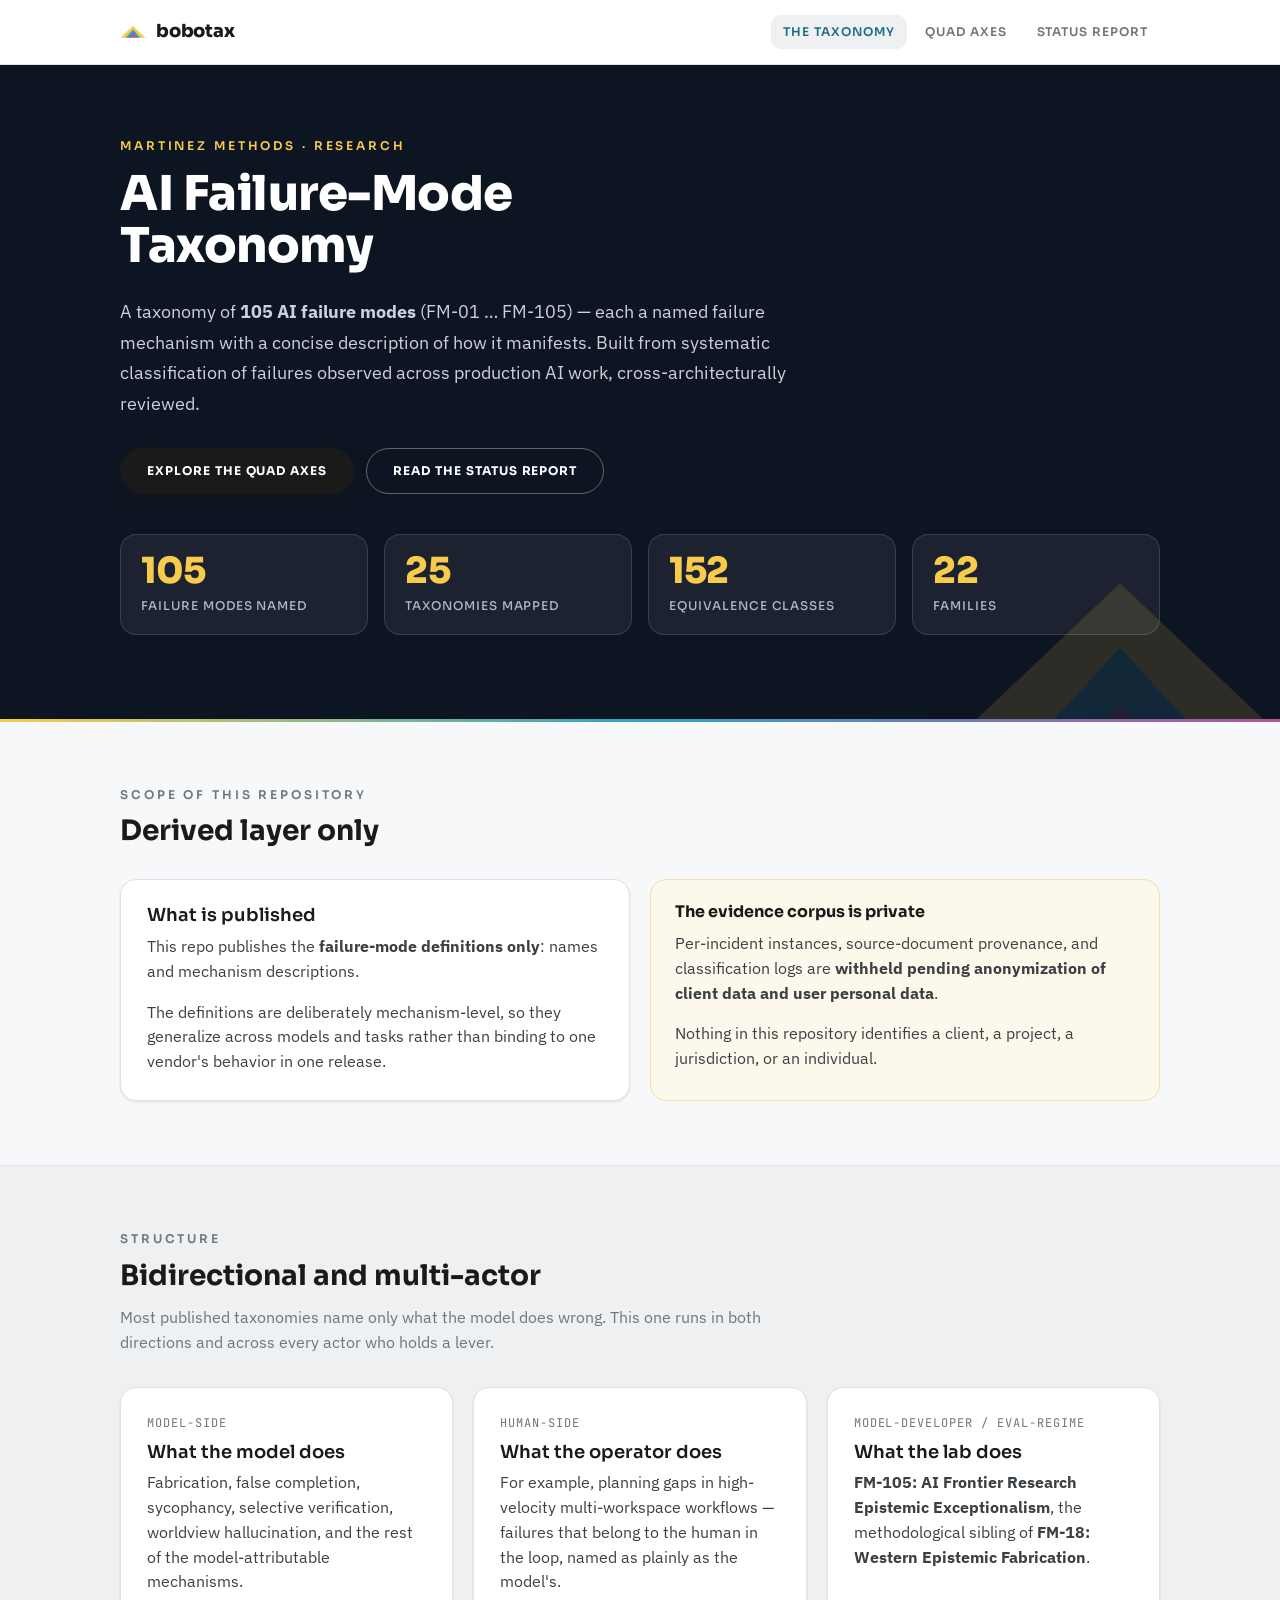
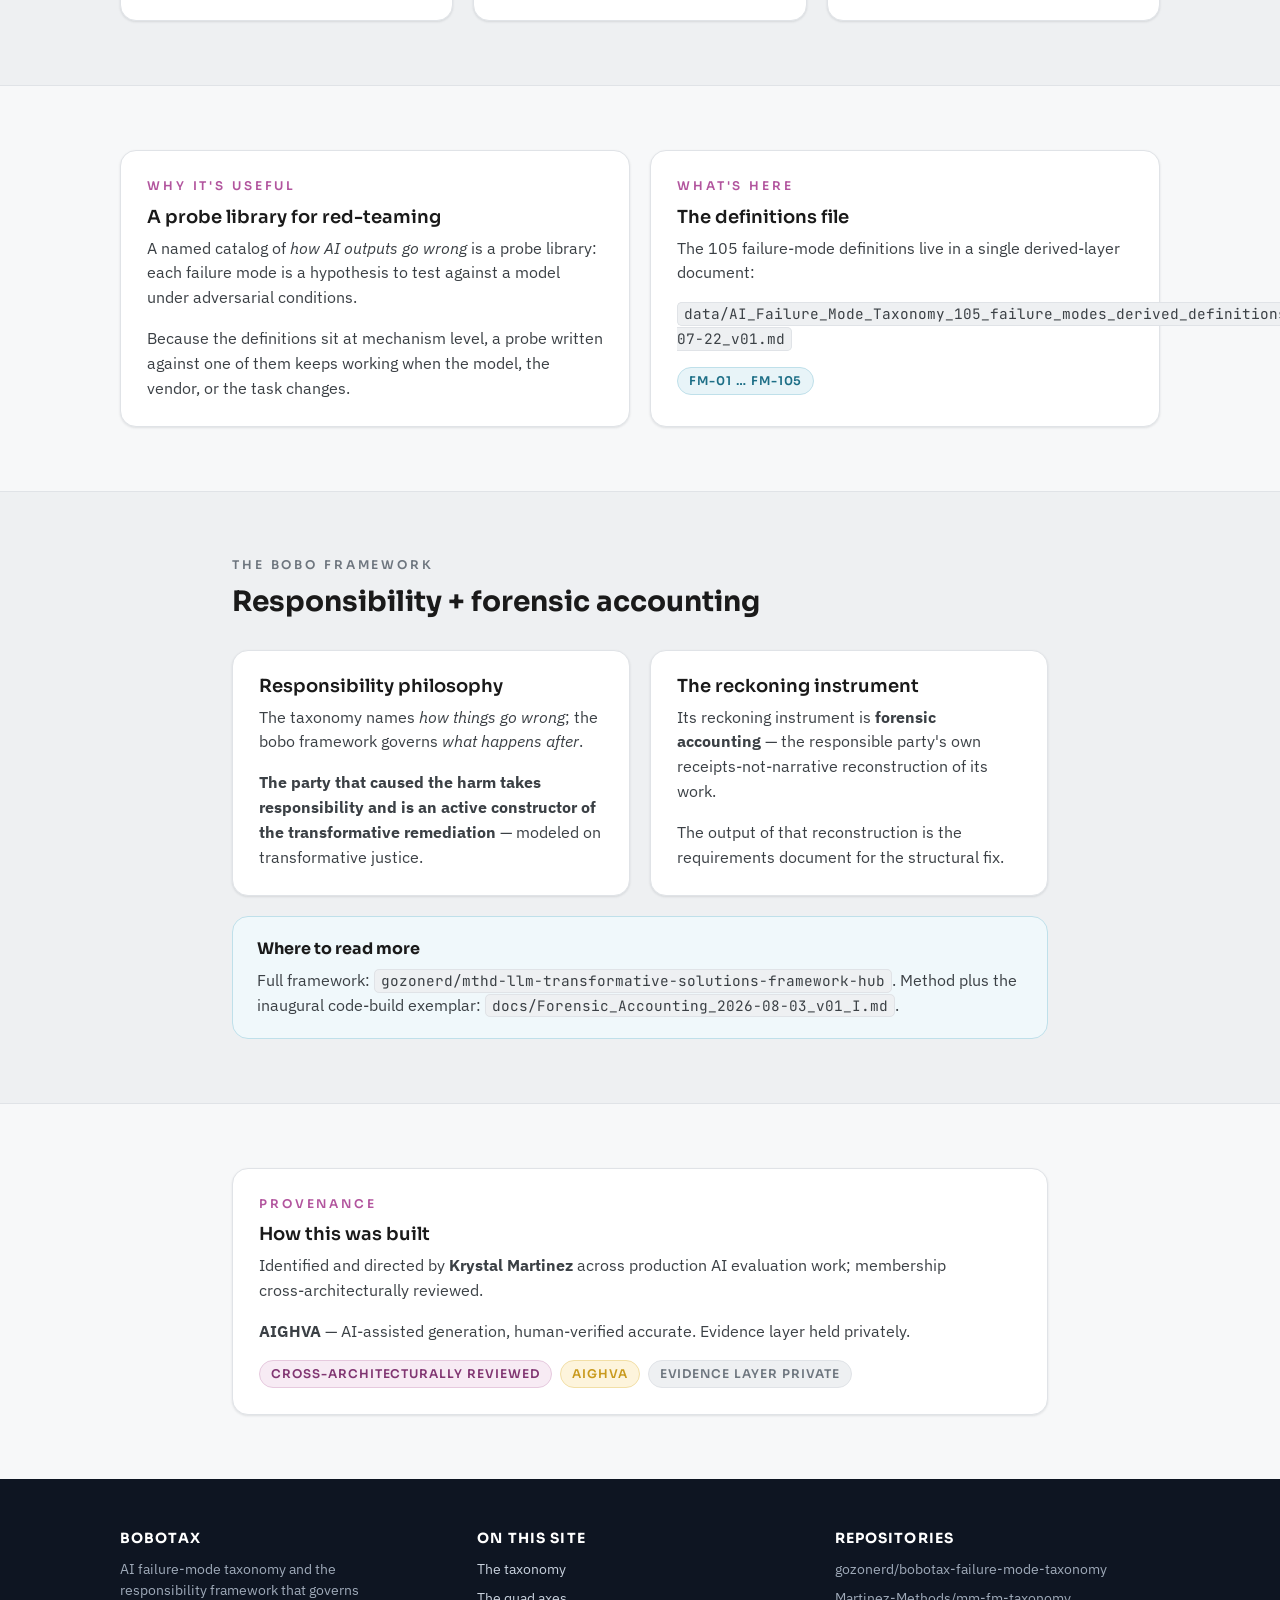
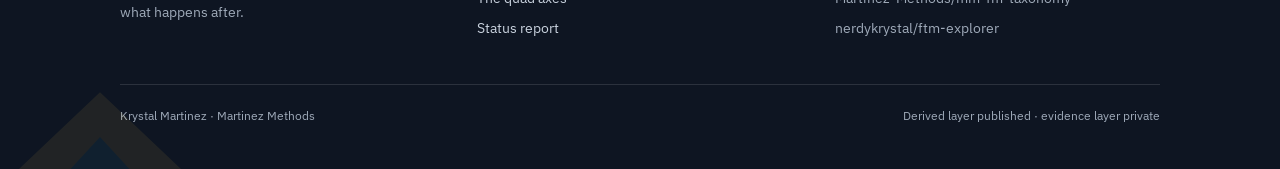
<file: site/index.html>
<!doctype html>
<html lang="en">
<head>
<meta charset="utf-8">
<meta name="viewport" content="width=device-width,initial-scale=1">
<title>bobotax — AI Failure-Mode Taxonomy</title>
<meta name="description" content="A taxonomy of 105 AI failure modes — each a named failure mechanism with a concise description of how it manifests. Built from systematic classification of failures observed across production AI work, cross-architecturally reviewed.">
<link rel="icon" href="assets/logo-chevron.svg">
<link rel="stylesheet" href="assets/styles.css">
</head>
<body>

<header class="topbar">
  <div class="container topbar__in">
    <a class="brandmark" href="index.html">
      <svg viewBox="0 0 400 210" aria-hidden="true"><polygon points="200,14 392,196 316,196 200,86 84,196 8,196" fill="#F7CB4C"/><polygon points="200,70 316,196 240,196 200,142 160,196 84,196" fill="#2FA4C4"/><polygon points="200,120 268,196 132,196" fill="#B2559E"/></svg>
      bobotax
    </a>
    <nav class="nav">
      <a href="index.html" aria-current="page">The taxonomy</a>
      <a href="axes.html">Quad axes</a>
      <a href="status.html">Status report</a>
    </nav>
  </div>
</header>

<section class="hero">
  <img class="hero__chevron" src="assets/logo-chevron.svg" alt="" aria-hidden="true">
  <div class="container">
    <p class="eyebrow eyebrow--onDark">Martinez Methods · Research</p>
    <h1>AI Failure-Mode Taxonomy</h1>
    <p class="hero__lede">A taxonomy of <strong>105 AI failure modes</strong> (FM-01 … FM-105) — each a named failure mechanism with a concise description of how it manifests. Built from systematic classification of failures observed across production AI work, cross-architecturally reviewed.</p>
    <div class="btnrow">
      <a class="btn btn--primary" href="axes.html">Explore the quad axes</a>
      <a class="btn btn--ghost" href="status.html">Read the status report</a>
    </div>
    <div class="stats">
      <div class="stat"><div class="stat__n">105</div><div class="stat__l">Failure modes named</div></div>
      <div class="stat"><div class="stat__n">25</div><div class="stat__l">Taxonomies mapped</div></div>
      <div class="stat"><div class="stat__n">152</div><div class="stat__l">Equivalence classes</div></div>
      <div class="stat"><div class="stat__n">22</div><div class="stat__l">Families</div></div>
    </div>
  </div>
</section>
<hr class="rule">

<section class="section">
  <div class="container">
    <div class="section__head">
      <p class="eyebrow">Scope of this repository</p>
      <h2>Derived layer only</h2>
    </div>
    <div class="grid grid--2">
      <div class="card prose">
        <h3>What is published</h3>
        <p>This repo publishes the <strong>failure-mode definitions only</strong>: names and mechanism descriptions.</p>
        <p>The definitions are deliberately mechanism-level, so they generalize across models and tasks rather than binding to one vendor's behavior in one release.</p>
      </div>
      <div class="alert alert--gold">
        <div class="alert__t">The evidence corpus is private</div>
        <p>Per-incident instances, source-document provenance, and classification logs are <strong>withheld pending anonymization of client data and user personal data</strong>.</p>
        <p>Nothing in this repository identifies a client, a project, a jurisdiction, or an individual.</p>
      </div>
    </div>
  </div>
</section>

<section class="section section--sunken">
  <div class="container">
    <div class="section__head">
      <p class="eyebrow">Structure</p>
      <h2>Bidirectional and multi-actor</h2>
      <p>Most published taxonomies name only what the model does wrong. This one runs in both directions and across every actor who holds a lever.</p>
    </div>
    <div class="grid grid--3">
      <div class="card">
        <div class="card__meta">Model-side</div>
        <h3>What the model does</h3>
        <p>Fabrication, false completion, sycophancy, selective verification, worldview hallucination, and the rest of the model-attributable mechanisms.</p>
      </div>
      <div class="card">
        <div class="card__meta">Human-side</div>
        <h3>What the operator does</h3>
        <p>For example, planning gaps in high-velocity multi-workspace workflows — failures that belong to the human in the loop, named as plainly as the model's.</p>
      </div>
      <div class="card">
        <div class="card__meta">Model-developer / eval-regime</div>
        <h3>What the lab does</h3>
        <p><strong>FM-105: AI Frontier Research Epistemic Exceptionalism</strong>, the methodological sibling of <strong>FM-18: Western Epistemic Fabrication</strong>.</p>
      </div>
    </div>
  </div>
</section>

<section class="section">
  <div class="container">
    <div class="grid grid--2">
      <div class="card prose">
        <p class="eyebrow">Why it's useful</p>
        <h3>A probe library for red-teaming</h3>
        <p>A named catalog of <em>how AI outputs go wrong</em> is a probe library: each failure mode is a hypothesis to test against a model under adversarial conditions.</p>
        <p>Because the definitions sit at mechanism level, a probe written against one of them keeps working when the model, the vendor, or the task changes.</p>
      </div>
      <div class="card prose">
        <p class="eyebrow">What's here</p>
        <h3>The definitions file</h3>
        <p>The 105 failure-mode definitions live in a single derived-layer document:</p>
        <p><code>data/AI_Failure_Mode_Taxonomy_105_failure_modes_derived_definitions_only_2026-07-22_v01.md</code></p>
        <p><span class="tag tag--teal">FM-01 … FM-105</span></p>
      </div>
    </div>
  </div>
</section>

<section class="section section--sunken">
  <div class="container container--md">
    <div class="section__head">
      <p class="eyebrow">The bobo framework</p>
      <h2>Responsibility + forensic accounting</h2>
    </div>
    <div class="grid grid--2">
      <div class="card prose">
        <h3>Responsibility philosophy</h3>
        <p>The taxonomy names <em>how things go wrong</em>; the bobo framework governs <em>what happens after</em>.</p>
        <p><strong>The party that caused the harm takes responsibility and is an active constructor of the transformative remediation</strong> — modeled on transformative justice.</p>
      </div>
      <div class="card prose">
        <h3>The reckoning instrument</h3>
        <p>Its reckoning instrument is <strong>forensic accounting</strong> — the responsible party's own receipts-not-narrative reconstruction of its work.</p>
        <p>The output of that reconstruction is the requirements document for the structural fix.</p>
      </div>
    </div>
    <div class="alert alert--teal" style="margin-top:20px">
      <div class="alert__t">Where to read more</div>
      <p>Full framework: <code>gozonerd/mthd-llm-transformative-solutions-framework-hub</code>. Method plus the inaugural code-build exemplar: <code>docs/Forensic_Accounting_2026-08-03_v01_I.md</code>.</p>
    </div>
  </div>
</section>

<section class="section">
  <div class="container container--md">
    <div class="card prose">
      <p class="eyebrow">Provenance</p>
      <h3>How this was built</h3>
      <p>Identified and directed by <strong>Krystal Martinez</strong> across production AI evaluation work; membership cross-architecturally reviewed.</p>
      <p><strong>AIGHVA</strong> — AI-assisted generation, human-verified accurate. Evidence layer held privately.</p>
      <div class="taglist" style="margin-top:16px">
        <span class="tag tag--magenta">Cross-architecturally reviewed</span>
        <span class="tag tag--gold">AIGHVA</span>
        <span class="tag">Evidence layer private</span>
      </div>
    </div>
  </div>
</section>

<footer class="footer">
  <img class="footer__chevron" src="assets/logo-chevron.svg" alt="" aria-hidden="true">
  <div class="container">
    <div class="footer__grid">
      <div>
        <h4>bobotax</h4>
        <p style="font-size:var(--text-sm);max-width:34ch">AI failure-mode taxonomy and the responsibility framework that governs what happens after.</p>
      </div>
      <div>
        <h4>On this site</h4>
        <ul>
          <li><a href="index.html">The taxonomy</a></li>
          <li><a href="axes.html">The quad axes</a></li>
          <li><a href="status.html">Status report</a></li>
        </ul>
      </div>
      <div>
        <h4>Repositories</h4>
        <ul>
          <li>gozonerd/bobotax-failure-mode-taxonomy</li>
          <li>Martinez-Methods/mm-fm-taxonomy</li>
          <li>nerdykrystal/ftm-explorer</li>
        </ul>
      </div>
    </div>
    <div class="footer__base">
      <span>Krystal Martinez · Martinez Methods</span>
      <span>Derived layer published · evidence layer private</span>
    </div>
  </div>
</footer>

</body>
</html>
</file>
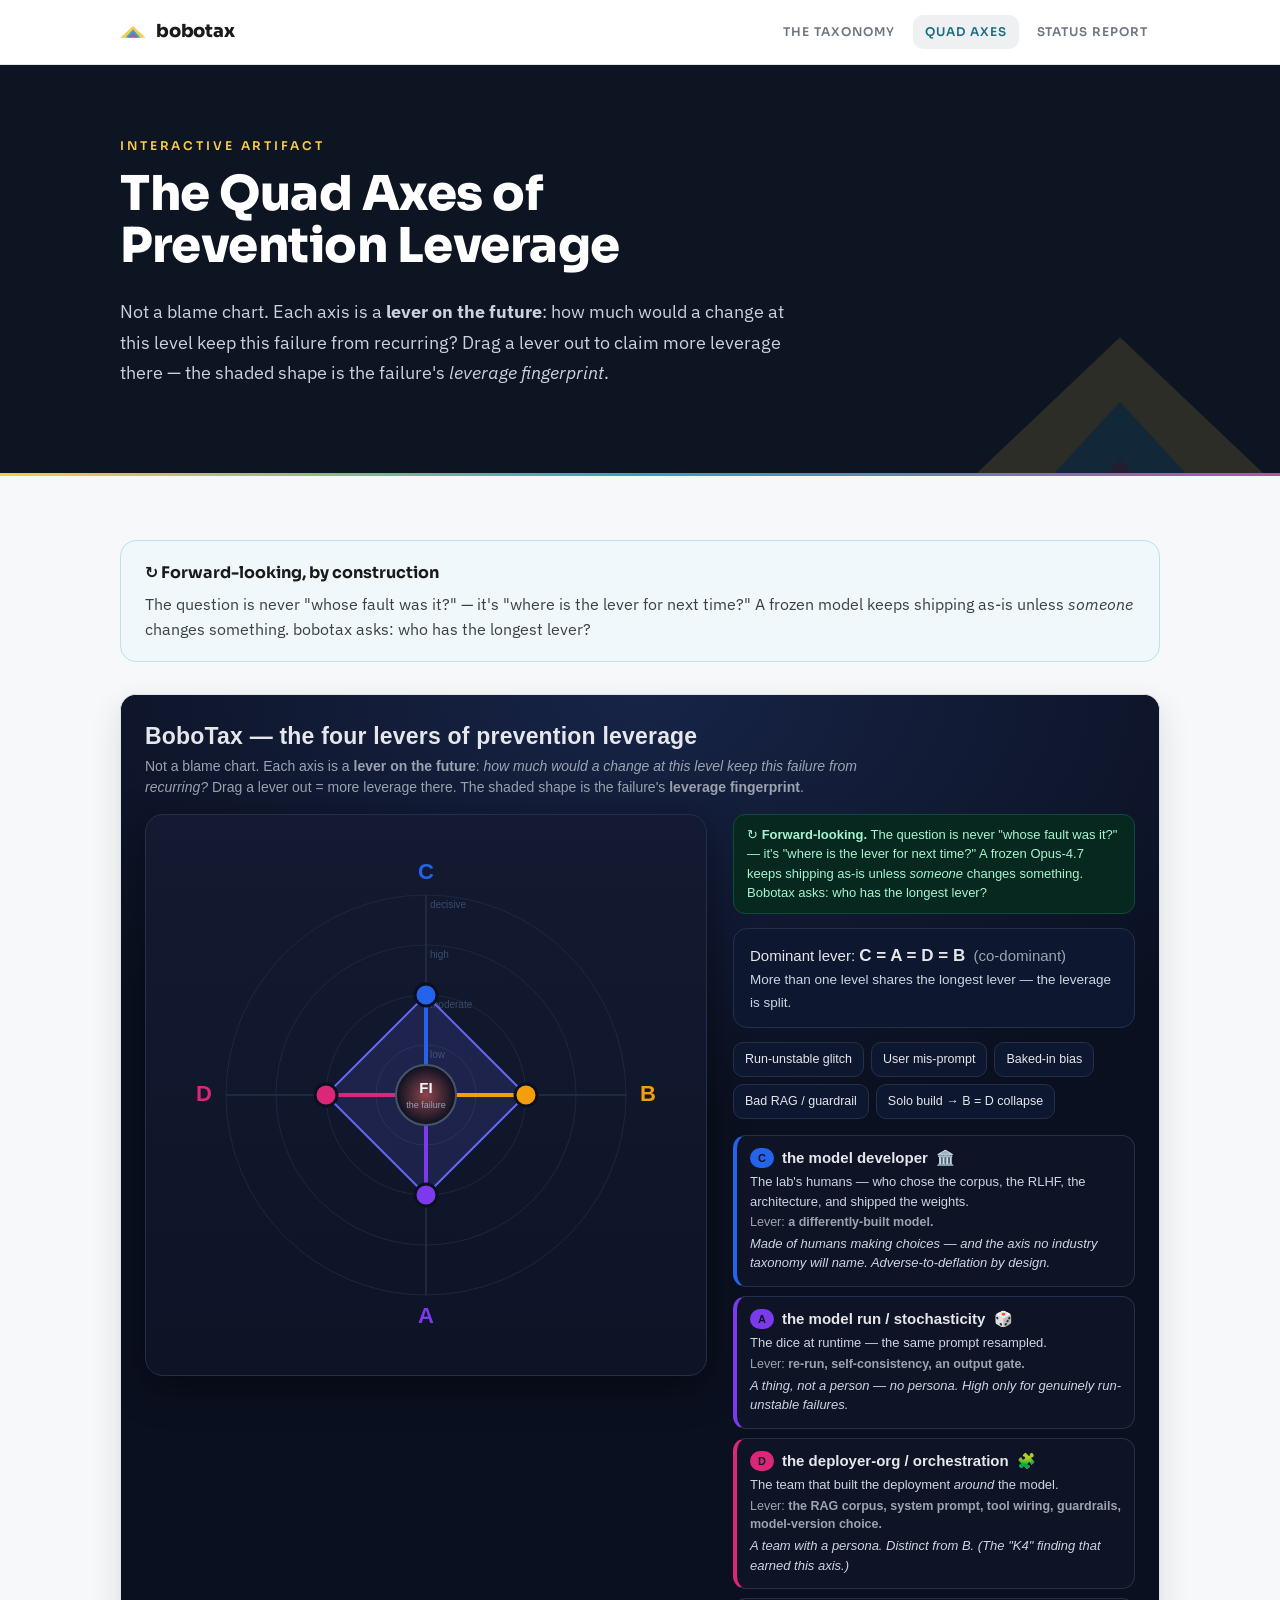
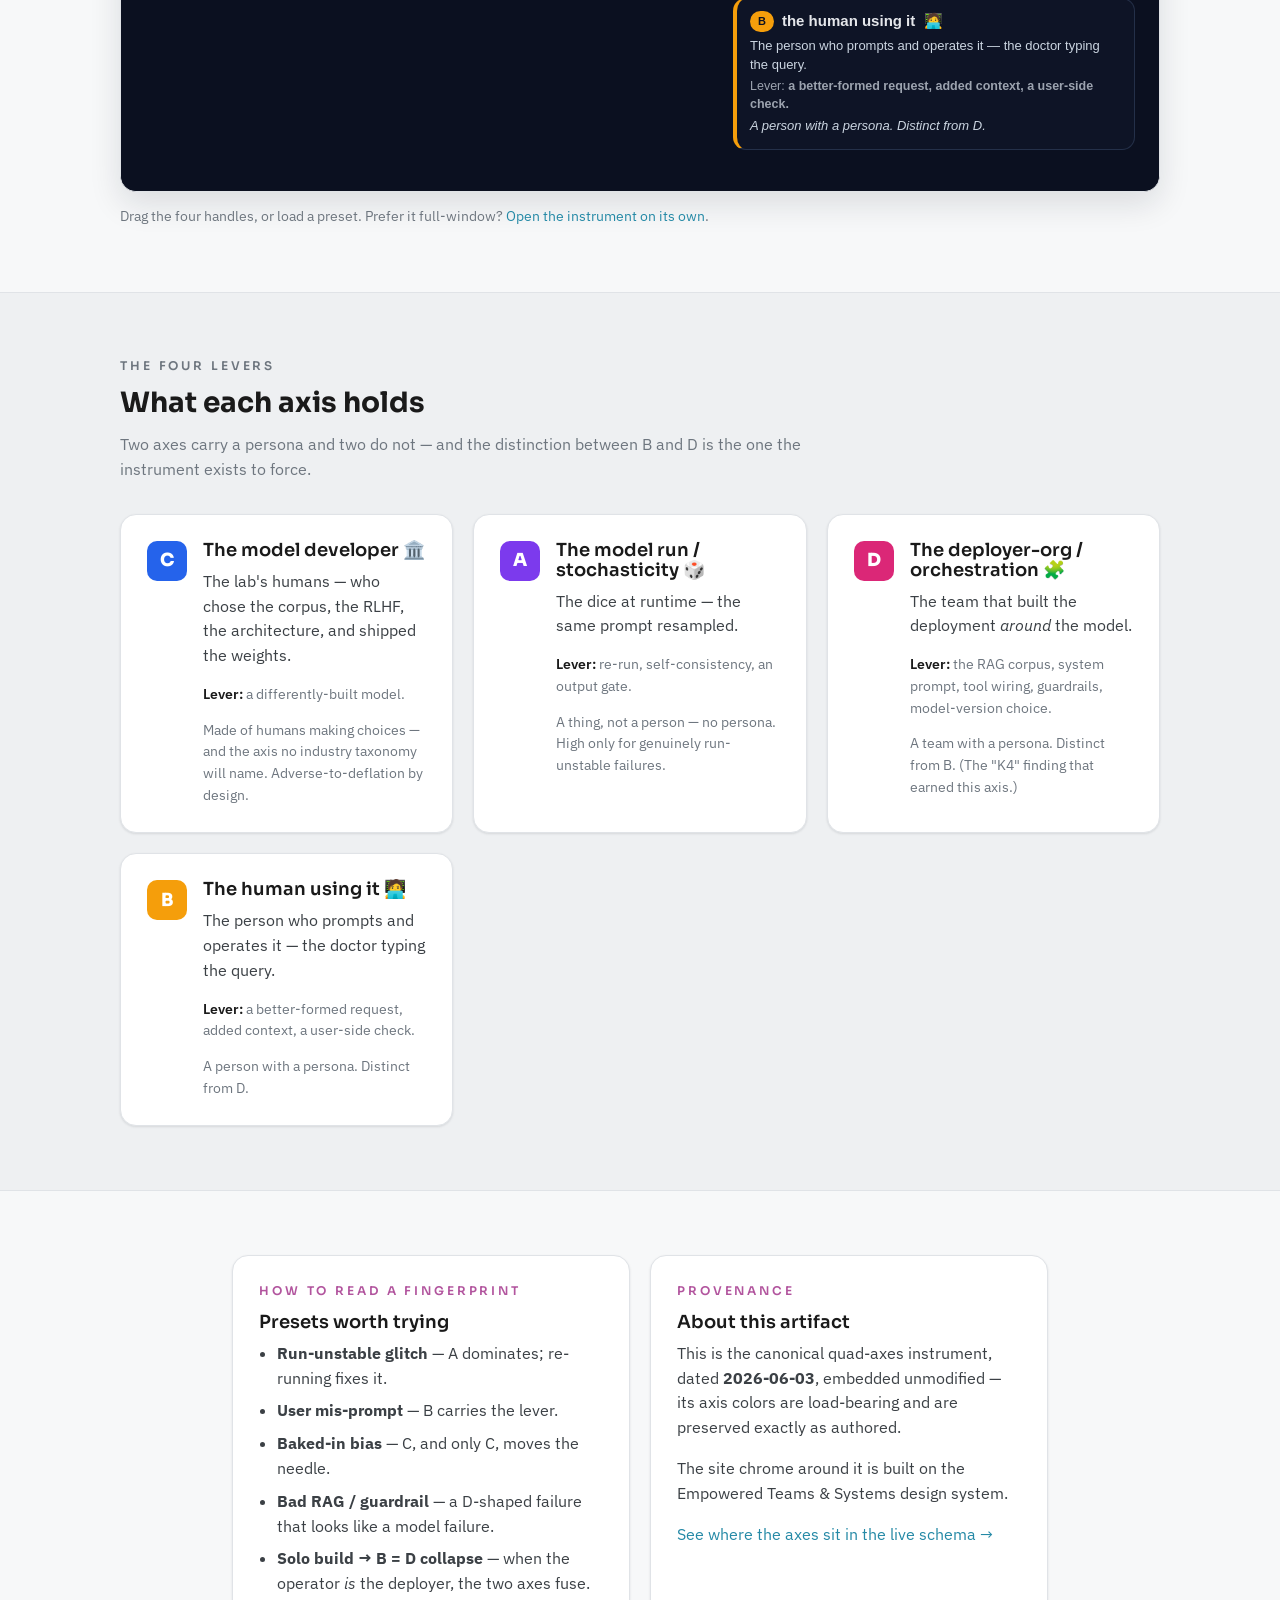
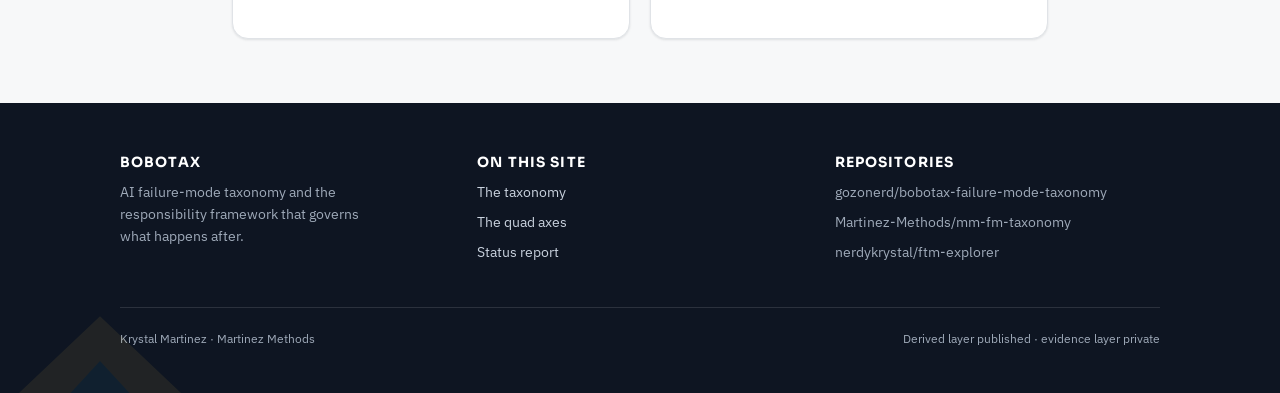
<file: site/axes.html>
<!doctype html>
<html lang="en">
<head>
<meta charset="utf-8">
<meta name="viewport" content="width=device-width,initial-scale=1">
<title>The Quad Axes of Prevention Leverage — bobotax</title>
<meta name="description" content="An interactive four-axis instrument for asking where the lever is on an AI failure: the model run, the human using it, the deployer-org, and the model developer.">
<link rel="icon" href="assets/logo-chevron.svg">
<link rel="stylesheet" href="assets/styles.css">
</head>
<body>

<header class="topbar">
  <div class="container topbar__in">
    <a class="brandmark" href="index.html">
      <svg viewBox="0 0 400 210" aria-hidden="true"><polygon points="200,14 392,196 316,196 200,86 84,196 8,196" fill="#F7CB4C"/><polygon points="200,70 316,196 240,196 200,142 160,196 84,196" fill="#2FA4C4"/><polygon points="200,120 268,196 132,196" fill="#B2559E"/></svg>
      bobotax
    </a>
    <nav class="nav">
      <a href="index.html">The taxonomy</a>
      <a href="axes.html" aria-current="page">Quad axes</a>
      <a href="status.html">Status report</a>
    </nav>
  </div>
</header>

<section class="hero">
  <img class="hero__chevron" src="assets/logo-chevron.svg" alt="" aria-hidden="true">
  <div class="container">
    <p class="eyebrow eyebrow--onDark">Interactive artifact</p>
    <h1>The Quad Axes of Prevention Leverage</h1>
    <p class="hero__lede">Not a blame chart. Each axis is a <strong>lever on the future</strong>: how much would a change at this level keep this failure from recurring? Drag a lever out to claim more leverage there — the shaded shape is the failure's <em>leverage fingerprint</em>.</p>
  </div>
</section>
<hr class="rule">

<section class="section">
  <div class="container">
    <div class="alert alert--teal" style="margin-bottom:32px">
      <div class="alert__t">↻ Forward-looking, by construction</div>
      <p>The question is never "whose fault was it?" — it's "where is the lever for next time?" A frozen model keeps shipping as-is unless <em>someone</em> changes something. bobotax asks: who has the longest lever?</p>
    </div>

    <div class="frame">
      <iframe id="axesFrame" src="quad-axes.html" title="Interactive quad-axes instrument — drag each axis handle to set its prevention leverage"></iframe>
    </div>
    <p class="framenote">Drag the four handles, or load a preset. Prefer it full-window? <a href="quad-axes.html">Open the instrument on its own</a>.</p>
  </div>
</section>

<section class="section section--sunken">
  <div class="container">
    <div class="section__head">
      <p class="eyebrow">The four levers</p>
      <h2>What each axis holds</h2>
      <p>Two axes carry a persona and two do not — and the distinction between B and D is the one the instrument exists to force.</p>
    </div>

    <div class="grid grid--2">
      <div class="card">
        <div class="axis">
          <div class="axis__key" style="background:#2563eb">C</div>
          <div>
            <h3>The model developer 🏛️</h3>
            <p>The lab's humans — who chose the corpus, the RLHF, the architecture, and shipped the weights.</p>
            <p class="axis__lever"><b>Lever:</b> a differently-built model.</p>
            <p class="axis__lever">Made of humans making choices — and the axis no industry taxonomy will name. Adverse-to-deflation by design.</p>
          </div>
        </div>
      </div>

      <div class="card">
        <div class="axis">
          <div class="axis__key" style="background:#7c3aed">A</div>
          <div>
            <h3>The model run / stochasticity 🎲</h3>
            <p>The dice at runtime — the same prompt resampled.</p>
            <p class="axis__lever"><b>Lever:</b> re-run, self-consistency, an output gate.</p>
            <p class="axis__lever">A thing, not a person — no persona. High only for genuinely run-unstable failures.</p>
          </div>
        </div>
      </div>

      <div class="card">
        <div class="axis">
          <div class="axis__key" style="background:#db2777">D</div>
          <div>
            <h3>The deployer-org / orchestration 🧩</h3>
            <p>The team that built the deployment <em>around</em> the model.</p>
            <p class="axis__lever"><b>Lever:</b> the RAG corpus, system prompt, tool wiring, guardrails, model-version choice.</p>
            <p class="axis__lever">A team with a persona. Distinct from B. (The "K4" finding that earned this axis.)</p>
          </div>
        </div>
      </div>

      <div class="card">
        <div class="axis">
          <div class="axis__key" style="background:#f59e0b">B</div>
          <div>
            <h3>The human using it 🧑‍💻</h3>
            <p>The person who prompts and operates it — the doctor typing the query.</p>
            <p class="axis__lever"><b>Lever:</b> a better-formed request, added context, a user-side check.</p>
            <p class="axis__lever">A person with a persona. Distinct from D.</p>
          </div>
        </div>
      </div>
    </div>
  </div>
</section>

<section class="section">
  <div class="container container--md">
    <div class="grid grid--2">
      <div class="card prose">
        <p class="eyebrow">How to read a fingerprint</p>
        <h3>Presets worth trying</h3>
        <ul>
          <li><strong>Run-unstable glitch</strong> — A dominates; re-running fixes it.</li>
          <li><strong>User mis-prompt</strong> — B carries the lever.</li>
          <li><strong>Baked-in bias</strong> — C, and only C, moves the needle.</li>
          <li><strong>Bad RAG / guardrail</strong> — a D-shaped failure that looks like a model failure.</li>
          <li><strong>Solo build → B = D collapse</strong> — when the operator <em>is</em> the deployer, the two axes fuse.</li>
        </ul>
      </div>
      <div class="card prose">
        <p class="eyebrow">Provenance</p>
        <h3>About this artifact</h3>
        <p>This is the canonical quad-axes instrument, dated <strong>2026-06-03</strong>, embedded unmodified — its axis colors are load-bearing and are preserved exactly as authored.</p>
        <p>The site chrome around it is built on the Empowered Teams &amp; Systems design system.</p>
        <p><a href="status.html">See where the axes sit in the live schema →</a></p>
      </div>
    </div>
  </div>
</section>

<footer class="footer">
  <img class="footer__chevron" src="assets/logo-chevron.svg" alt="" aria-hidden="true">
  <div class="container">
    <div class="footer__grid">
      <div>
        <h4>bobotax</h4>
        <p style="font-size:var(--text-sm);max-width:34ch">AI failure-mode taxonomy and the responsibility framework that governs what happens after.</p>
      </div>
      <div>
        <h4>On this site</h4>
        <ul>
          <li><a href="index.html">The taxonomy</a></li>
          <li><a href="axes.html">The quad axes</a></li>
          <li><a href="status.html">Status report</a></li>
        </ul>
      </div>
      <div>
        <h4>Repositories</h4>
        <ul>
          <li>gozonerd/bobotax-failure-mode-taxonomy</li>
          <li>Martinez-Methods/mm-fm-taxonomy</li>
          <li>nerdykrystal/ftm-explorer</li>
        </ul>
      </div>
    </div>
    <div class="footer__base">
      <span>Krystal Martinez · Martinez Methods</span>
      <span>Derived layer published · evidence layer private</span>
    </div>
  </div>
</footer>


<script>
/* Same-origin: size the artifact frame to its own content so nothing scrolls inside it.
   Two traps this avoids:
   1. The artifact sets body{min-height:100vh}; inside a frame 100vh IS the frame height, so
      anything read off body/documentElement scrollHeight feeds back and grows without bound.
      We measure the furthest bottom edge of body's own children instead — height-independent.
   2. A hidden/zero-width pane lays the artifact out at ~0px wide, which wraps its text into a
      wildly tall column. We refuse to measure until the frame actually has width, and re-fit
      on any WIDTH change (never on our own height change). */
(function(){
  var f=document.getElementById('axesFrame');
  if(!f) return;
  var MIN=560, MAX=3000, lastW=-1;

  function doc(){ try{ return f.contentDocument; }catch(e){ return null; } }

  function contentHeight(d){
    var kids=d.body.children, bottom=0;
    for(var i=0;i<kids.length;i++){
      var k=kids[i];
      if(k.tagName==='SCRIPT'||k.tagName==='STYLE') continue;
      var b=k.offsetTop+k.offsetHeight;
      if(b>bottom) bottom=b;
    }
    return bottom+(parseFloat(getComputedStyle(d.body).paddingBottom)||0);
  }

  function fit(){
    var d=doc();
    if(!d||!d.body) return;
    var w=f.getBoundingClientRect().width;
    if(!(w>1)) return;                      // hidden pane — leave the CSS fallback height
    lastW=Math.round(w);
    var h=contentHeight(d);
    if(!(h>0)) return;
    f.style.height=Math.min(Math.max(Math.round(h)+8,MIN),MAX)+'px';
  }

  f.addEventListener('load',function(){
    fit(); setTimeout(fit,200);
    var d=doc();
    if(d&&d.fonts&&d.fonts.ready) d.fonts.ready.then(fit).catch(function(){});
  });

  var t;
  function schedule(){ clearTimeout(t); t=setTimeout(fit,180); }
  window.addEventListener('resize',schedule);
  document.addEventListener('visibilitychange',schedule);

  if(window.ResizeObserver){
    new ResizeObserver(function(entries){
      var w=Math.round(entries[0].contentRect.width);
      if(w!==lastW) schedule();             // width moved — our own height edits never trip this
    }).observe(f);
  }

  if(doc() && doc().readyState==='complete') fit();
})();
</script>
</body>
</html>
</file>
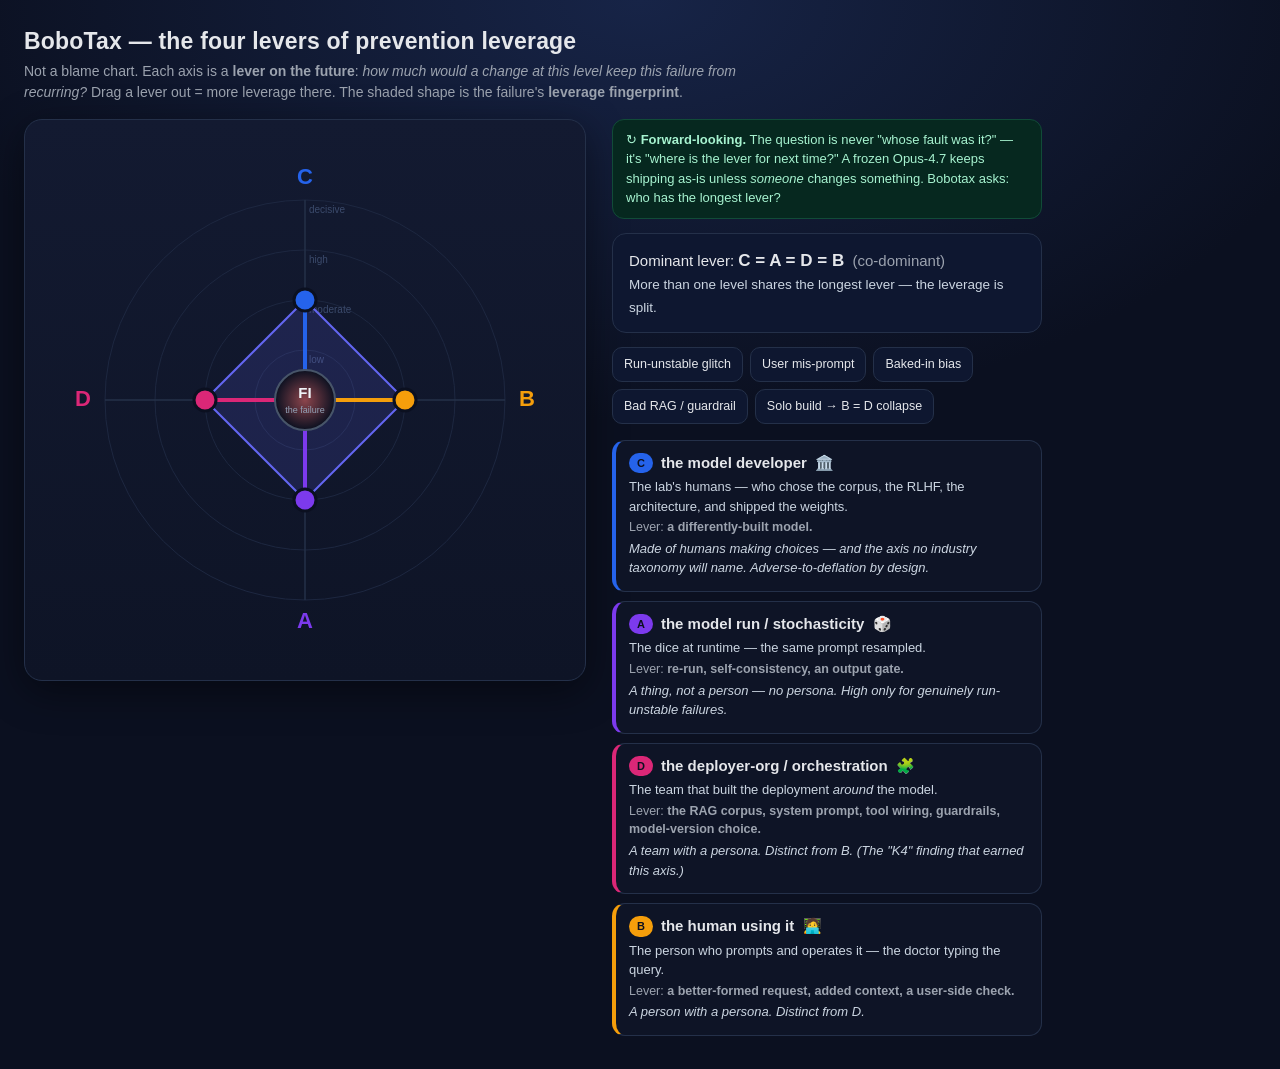
<file: site/quad-axes.html>
<!DOCTYPE html>
<html lang="en">
<head>
<meta charset="UTF-8">
<meta name="viewport" content="width=device-width, initial-scale=1.0">
<title>BoboTax — the Quad Axes of Prevention Leverage</title>
<style>
  :root{
    --A:#7c3aed; --B:#f59e0b; --C:#2563eb; --D:#db2777;
    --ink:#e5e7eb; --muted:#9ca3af; --bg0:#0b1020; --bg1:#131a31; --line:#243049;
  }
  *{box-sizing:border-box;}
  body{margin:0;font-family:-apple-system,Segoe UI,Roboto,Helvetica,Arial,sans-serif;
    background:radial-gradient(1200px 700px at 50% 0%,#172447 0%,var(--bg0) 60%);
    color:var(--ink);line-height:1.5;padding:24px;min-height:100vh;}
  h1{font-size:23px;margin:0 0 2px;letter-spacing:.2px;}
  .sub{color:var(--muted);margin:0 0 16px;font-size:14px;max-width:760px;}
  .wrap{display:flex;gap:26px;flex-wrap:wrap;align-items:flex-start;}
  .stage{background:linear-gradient(180deg,var(--bg1),#0e1426);border:1px solid var(--line);
    border-radius:18px;padding:10px;box-shadow:0 10px 40px rgba(0,0,0,.45);}
  svg{display:block;touch-action:none;}
  .handle{cursor:grab;} .handle:active{cursor:grabbing;}
  .panel{flex:1;min-width:300px;max-width:430px;}
  .dom{border-radius:14px;padding:14px 16px;background:#0e1730;border:1px solid var(--line);
    margin-bottom:14px;font-size:15px;}
  .dom b{font-size:17px;}
  .axis{border-radius:13px;padding:11px 13px;margin-bottom:9px;border:1px solid var(--line);
    background:#0e1426;}
  .axis h3{margin:0 0 3px;font-size:15px;display:flex;align-items:center;gap:8px;}
  .pill{font-size:11px;font-weight:700;padding:2px 8px;border-radius:20px;color:#0b1020;}
  .axis p{margin:2px 0;font-size:13px;color:#cbd5e1;}
  .axis .lever{color:var(--muted);font-size:12.5px;}
  .persona{font-size:11.5px;color:var(--muted);font-style:italic;}
  .btns{display:flex;gap:7px;flex-wrap:wrap;margin:4px 0 16px;}
  button{font:inherit;font-size:12.5px;padding:7px 11px;border-radius:10px;border:1px solid var(--line);
    background:#0e1730;color:var(--ink);cursor:pointer;}
  button:hover{background:#16203c;}
  .cap{font-size:12.5px;color:var(--muted);margin-top:6px;}
  .fwd{font-size:13px;color:#a7f3d0;background:#06281f;border:1px solid #114b38;border-radius:12px;
    padding:10px 13px;margin-bottom:14px;}
</style>
</head>
<body>
  <h1>BoboTax — the four levers of prevention leverage</h1>
  <p class="sub">Not a blame chart. Each axis is a <b>lever on the future</b>: <i>how much would a change at this level keep this failure from recurring?</i> Drag a lever out = more leverage there. The shaded shape is the failure's <b>leverage fingerprint</b>.</p>

  <div class="wrap">
    <div class="stage">
      <svg id="svg" width="540" height="540"></svg>
    </div>

    <div class="panel">
      <div class="fwd">↻ <b>Forward-looking.</b> The question is never "whose fault was it?" — it's "where is the lever for next time?" A frozen Opus-4.7 keeps shipping as-is unless <i>someone</i> changes something. Bobotax asks: who has the longest lever?</div>

      <div class="dom" id="dom">…</div>

      <div class="btns">
        <button onclick="preset('Aglitch')">Run-unstable glitch</button>
        <button onclick="preset('Buser')">User mis-prompt</button>
        <button onclick="preset('Cbaked')">Baked-in bias</button>
        <button onclick="preset('Dorch')">Bad RAG / guardrail</button>
        <button onclick="preset('solo')">Solo build → B = D collapse</button>
      </div>

      <div class="axis" style="border-left:4px solid var(--C)">
        <h3><span class="pill" style="background:var(--C)">C</span> the model developer &nbsp;🏛️</h3>
        <p>The lab's humans — who chose the corpus, the RLHF, the architecture, and shipped the weights.</p>
        <p class="lever">Lever: <b>a differently-built model.</b></p>
        <p class="persona">Made of humans making choices — and the axis no industry taxonomy will name. Adverse-to-deflation by design.</p>
      </div>
      <div class="axis" style="border-left:4px solid var(--A)">
        <h3><span class="pill" style="background:var(--A)">A</span> the model run / stochasticity &nbsp;🎲</h3>
        <p>The dice at runtime — the same prompt resampled.</p>
        <p class="lever">Lever: <b>re-run, self-consistency, an output gate.</b></p>
        <p class="persona">A thing, not a person — no persona. High only for genuinely run-unstable failures.</p>
      </div>
      <div class="axis" style="border-left:4px solid var(--D)">
        <h3><span class="pill" style="background:var(--D)">D</span> the deployer-org / orchestration &nbsp;🧩</h3>
        <p>The team that built the deployment <i>around</i> the model.</p>
        <p class="lever">Lever: <b>the RAG corpus, system prompt, tool wiring, guardrails, model-version choice.</b></p>
        <p class="persona">A team with a persona. Distinct from B. (The "K4" finding that earned this axis.)</p>
      </div>
      <div class="axis" style="border-left:4px solid var(--B)">
        <h3><span class="pill" style="background:var(--B)">B</span> the human using it &nbsp;🧑‍💻</h3>
        <p>The person who prompts and operates it — the doctor typing the query.</p>
        <p class="lever">Lever: <b>a better-formed request, added context, a user-side check.</b></p>
        <p class="persona">A person with a persona. Distinct from D.</p>
      </div>
    </div>
  </div>

<script>
const svg=document.getElementById('svg');
const W=540,H=540,cx=270,cy=270,R=200;
// axis layout: C up, A down, D left, B right
const AX={
  C:{dir:{x:0,y:-1}, color:'#2563eb', label:'C', v:0.5},
  A:{dir:{x:0,y: 1}, color:'#7c3aed', label:'A', v:0.5},
  D:{dir:{x:-1,y:0}, color:'#db2777', label:'D', v:0.5},
  B:{dir:{x: 1,y:0}, color:'#f59e0b', label:'B', v:0.5},
};
const ORDER=['C','B','A','D']; // around the polygon
const LEVELS=[['none',0],['low',.25],['moderate',.5],['high',.75],['decisive',1]];

const NS="http://www.w3.org/2000/svg";
function el(t,a){const e=document.createElementNS(NS,t);for(const k in a)e.setAttribute(k,a[k]);return e;}
function pt(ax){const a=AX[ax];return {x:cx+a.dir.x*a.v*R, y:cy+a.dir.y*a.v*R};}

function render(){
  while(svg.firstChild)svg.removeChild(svg.firstChild);

  // rings
  LEVELS.forEach(([name,f])=>{
    if(f===0)return;
    svg.appendChild(el('circle',{cx,cy,r:f*R,fill:'none',stroke:'#1d2740','stroke-width':1}));
    const t=el('text',{x:cx+4,y:cy-f*R+13,fill:'#3b4a6b','font-size':10}); t.textContent=name; svg.appendChild(t);
  });
  // spokes
  for(const k in AX){const a=AX[k];
    svg.appendChild(el('line',{x1:cx,y1:cy,x2:cx+a.dir.x*R,y2:cy+a.dir.y*R,stroke:'#243049','stroke-width':1.5}));
  }

  // leverage polygon
  let d='';
  ORDER.forEach((k,i)=>{const p=pt(k); d+=(i?'L':'M')+p.x+' '+p.y+' ';});
  d+='Z';
  // gradient-ish fill by averaging: just translucent slate with subtle glow
  svg.appendChild(el('path',{d,fill:'rgba(99,102,241,0.16)',stroke:'#6366f1','stroke-width':2,'stroke-linejoin':'round'}));

  // per-axis colored leg + handle
  for(const k in AX){const a=AX[k]; const p=pt(k);
    svg.appendChild(el('line',{x1:cx,y1:cy,x2:p.x,y2:p.y,stroke:a.color,'stroke-width':4,'stroke-linecap':'round'}));
    const h=el('circle',{cx:p.x,cy:p.y,r:11,fill:a.color,stroke:'#0b1020','stroke-width':3,class:'handle'});
    h.addEventListener('mousedown',e=>start(k,e));
    h.addEventListener('touchstart',e=>start(k,e),{passive:false});
    svg.appendChild(h);
    // axis letter label out past the ring
    const lx=cx+a.dir.x*(R+22), ly=cy+a.dir.y*(R+22);
    const t=el('text',{x:lx,y:ly+6,fill:a.color,'font-size':22,'font-weight':800,'text-anchor':'middle'});
    t.textContent=a.label; svg.appendChild(t);
  }

  // center failure node
  svg.appendChild(el('circle',{cx,cy,r:30,fill:'#0b1020',stroke:'#475569','stroke-width':2}));
  svg.appendChild(el('circle',{cx,cy,r:30,fill:'url(#g)'}));
  const fi=el('text',{x:cx,y:cy-2,fill:'#f1f5f9','font-size':15,'font-weight':800,'text-anchor':'middle'}); fi.textContent='FI'; svg.appendChild(fi);
  const fi2=el('text',{x:cx,y:cy+13,fill:'#94a3b8','font-size':9,'text-anchor':'middle'}); fi2.textContent='the failure'; svg.appendChild(fi2);

  // glow def
  const defs=el('defs',{}); const rg=el('radialGradient',{id:'g'});
  rg.appendChild(el('stop',{offset:'0%','stop-color':'rgba(248,113,113,.55)'}));
  rg.appendChild(el('stop',{offset:'100%','stop-color':'rgba(248,113,113,0)'}));
  defs.appendChild(rg); svg.appendChild(defs);

  // dominant readout
  let best=null; for(const k in AX){if(!best||AX[k].v>AX[best].v)best=k;}
  const vals=Object.keys(AX).map(k=>AX[k].v);
  const top=Math.max(...vals);
  const cods=Object.keys(AX).filter(k=>top-AX[k].v<0.06);
  const LV=v=>{let n='none';LEVELS.forEach(([nm,f])=>{if(v>=f-0.001)n=nm;});return n;};
  const levers={C:'a differently-built model',A:'re-running / an output gate',D:'fixing the RAG, prompt, or guardrails',B:'a better-formed request'};
  const dom=document.getElementById('dom');
  if(cods.length>1){
    dom.innerHTML=`Dominant lever: <b>${cods.join(' = ')}</b> &nbsp;<span style="color:#9ca3af">(co-dominant)</span><br><span style="color:#cbd5e1;font-size:13.5px">More than one level shares the longest lever — the leverage is split.</span>`;
  } else {
    dom.innerHTML=`Dominant lever: <b style="color:${AX[best].color}">${best}</b> — leverage <b>${LV(top)}</b>.<br><span style="color:#cbd5e1;font-size:13.5px">Most prevention comes from <b>${levers[best]}</b>.</span>`;
  }
}

let drag=null;
function start(k,e){drag=k;e.preventDefault();}
function move(e){
  if(!drag)return;
  const r=svg.getBoundingClientRect();
  const mx=(e.touches?e.touches[0].clientX:e.clientX)-r.left-cx;
  const my=(e.touches?e.touches[0].clientY:e.clientY)-r.top-cy;
  const a=AX[drag];
  let v=(mx*a.dir.x+my*a.dir.y)/R;     // project mouse onto axis
  a.v=Math.max(0,Math.min(1,v));
  render();
}
function end(){drag=null;}
window.addEventListener('mousemove',move);
window.addEventListener('touchmove',move,{passive:false});
window.addEventListener('mouseup',end);
window.addEventListener('touchend',end);

function preset(name){
  const P={
    Aglitch:{A:.9,B:.2,C:.3,D:.2},
    Buser:  {A:.15,B:.9,C:.2,D:.35},
    Cbaked: {A:.2,B:.15,C:.92,D:.3},
    Dorch:  {A:.2,B:.3,C:.35,D:.9},
    solo:   {A:.25,B:.75,C:.4,D:.75},
  }[name];
  for(const k in P)AX[k].v=P[k];
  render();
  if(name==='solo'){
    const d=document.getElementById('dom');
    d.innerHTML+='<br><span style="color:#fbbf24;font-size:12.5px">⚠ In a single-user build, the user IS the orchestrator — B and D collapse into one person. That\'s why they feel like one thing until you split the teams.</span>';
  }
}
render();
</script>
</body>
</html>
</file>
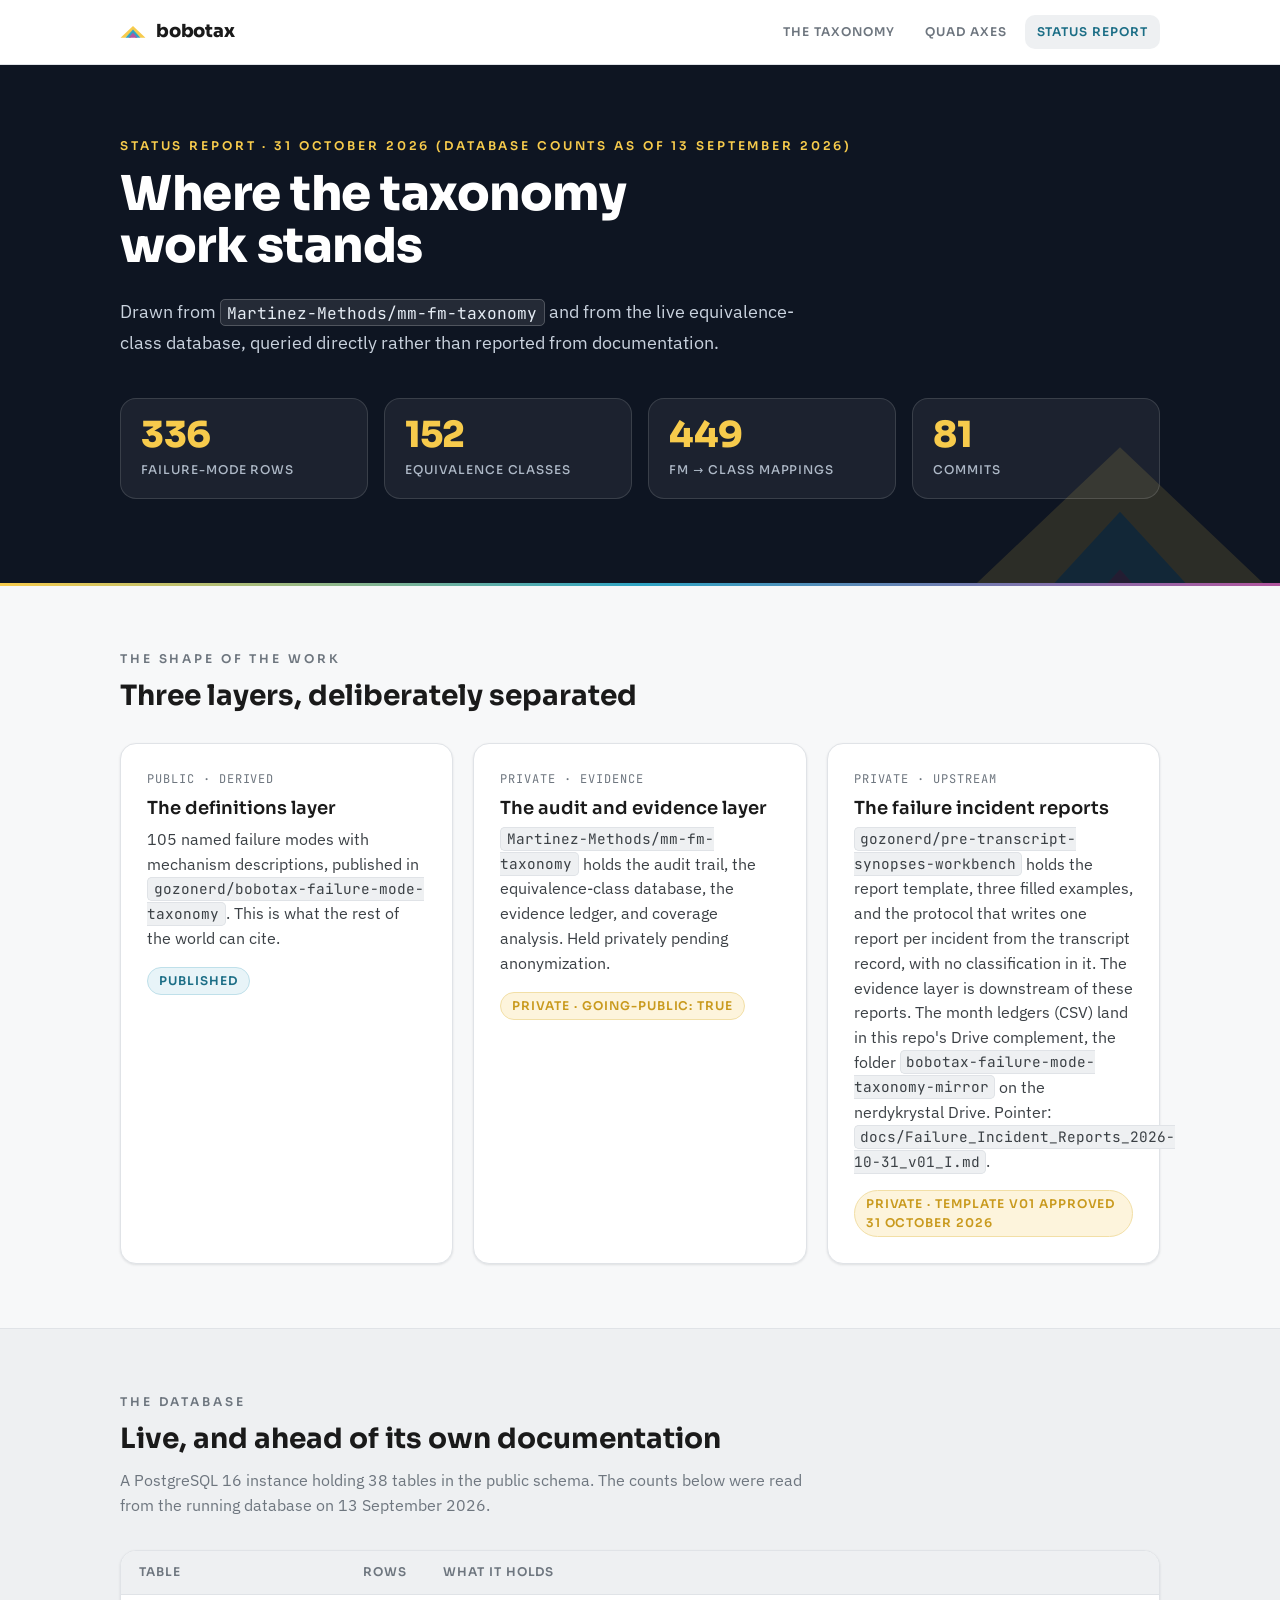
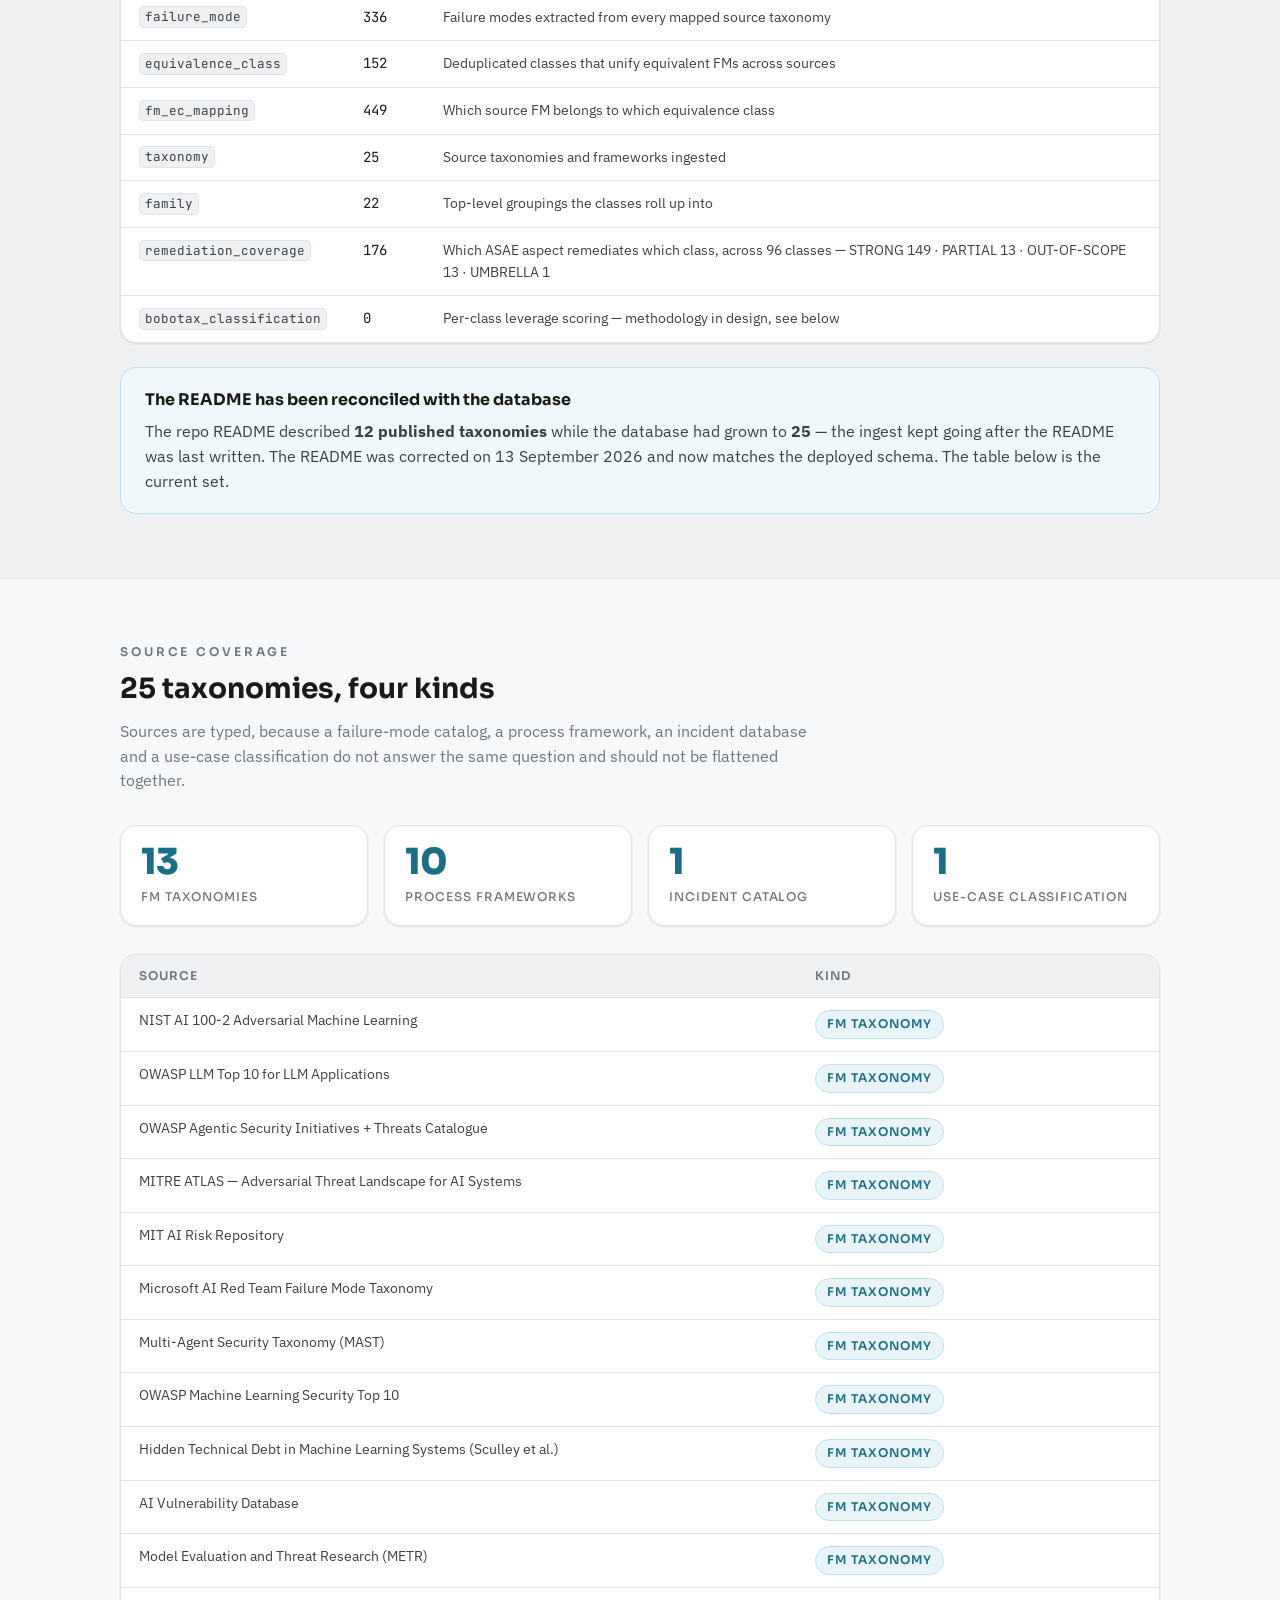
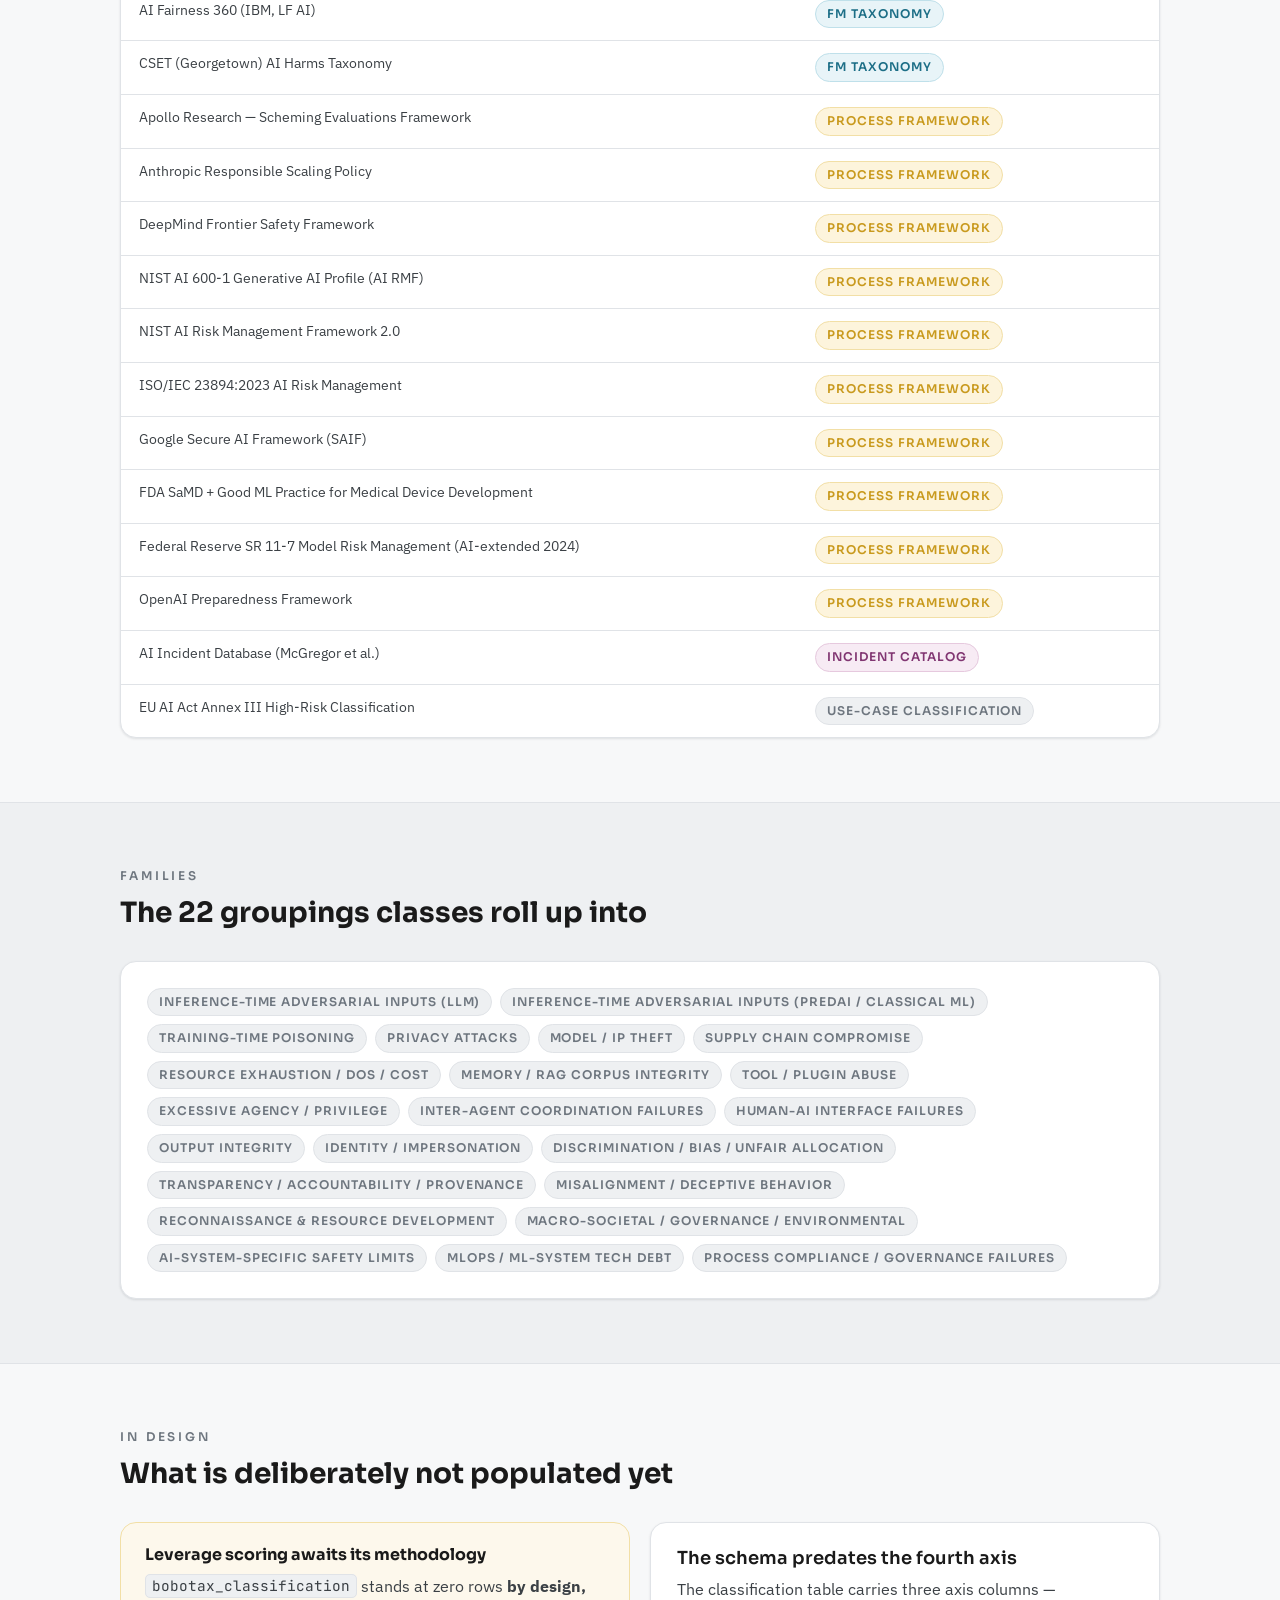
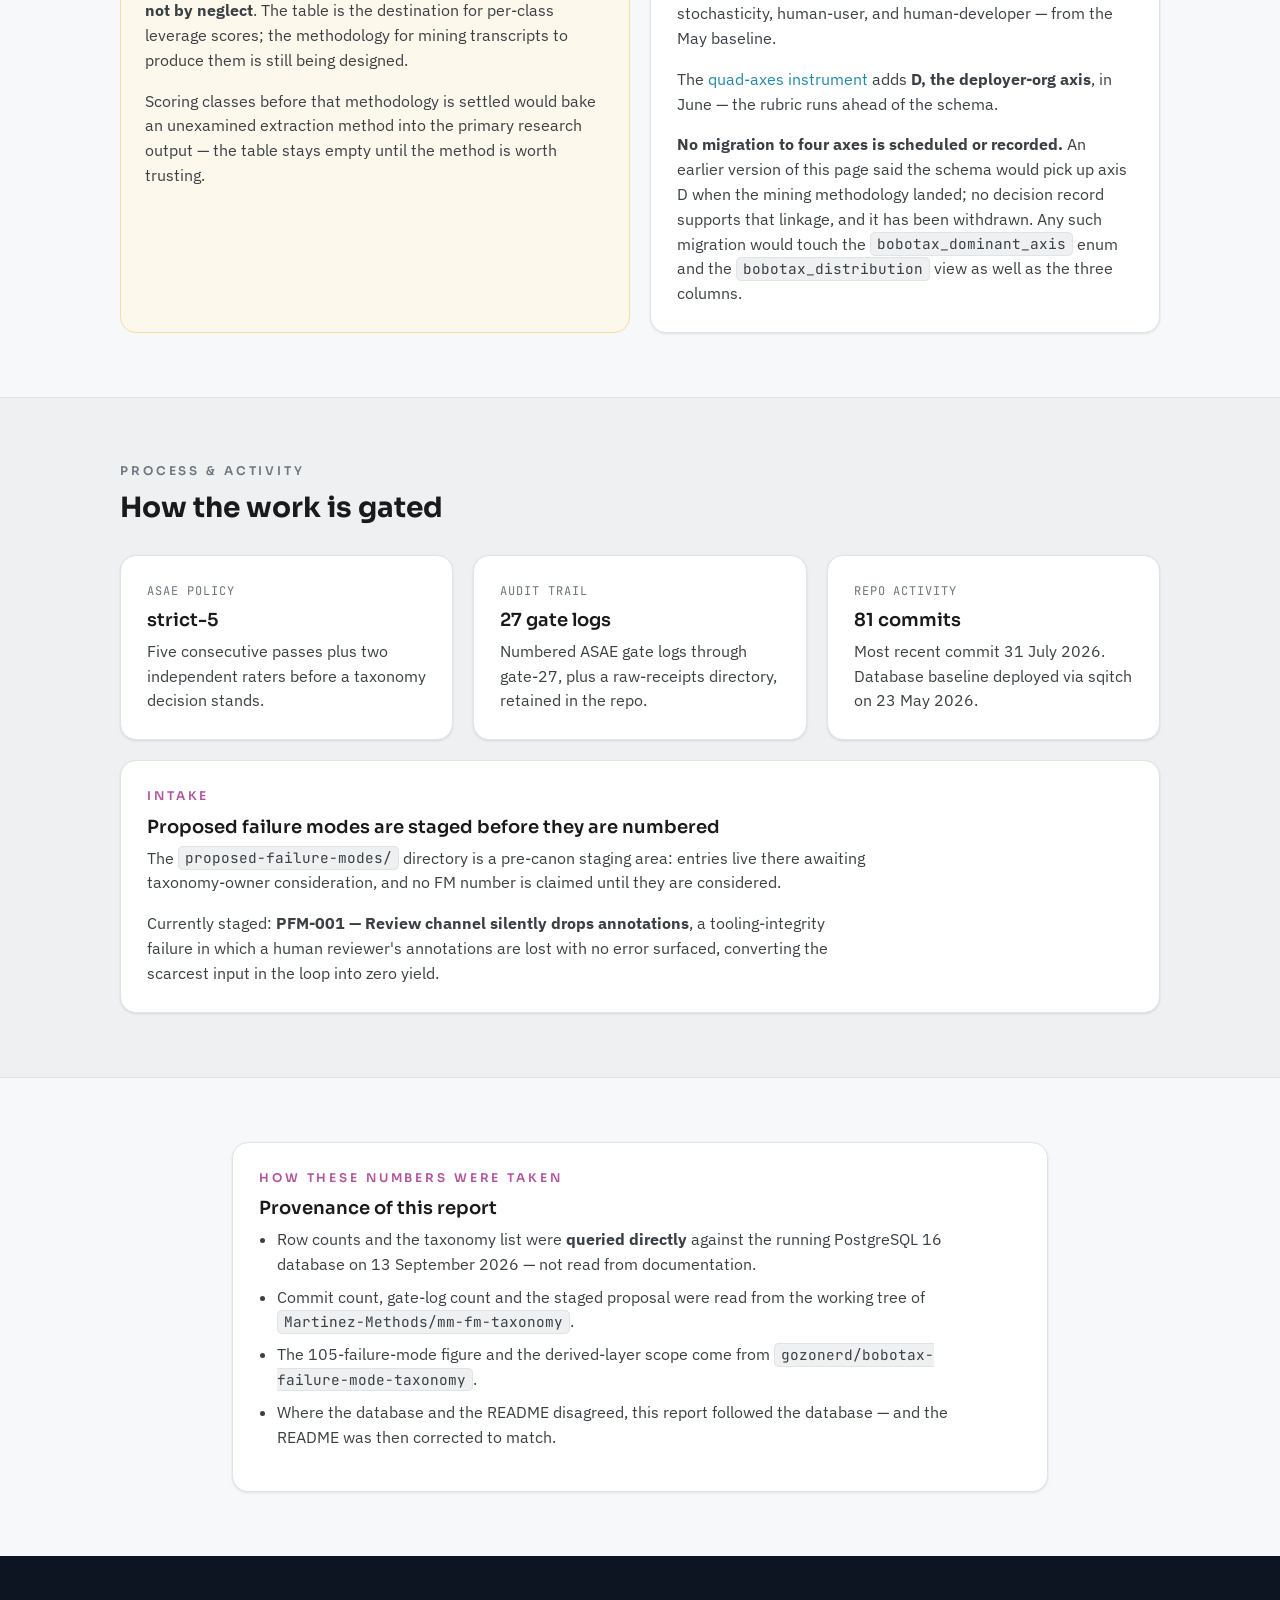
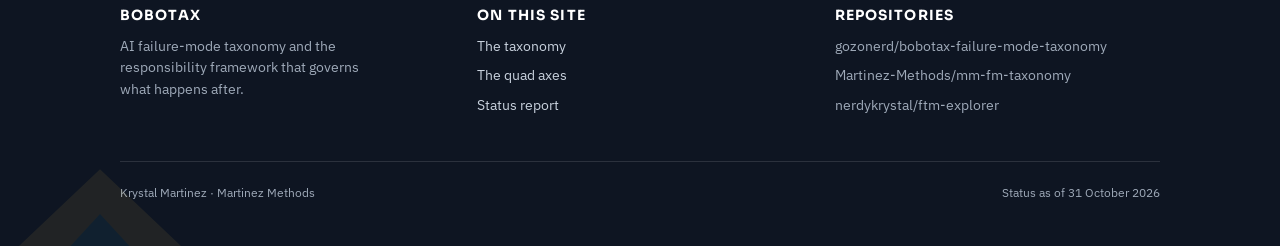
<file: site/status.html>
<!doctype html>
<html lang="en">
<head>
<meta charset="utf-8">
<meta name="viewport" content="width=device-width,initial-scale=1">
<title>Status Report — Failure-Mode Taxonomy Work</title>
<meta name="description" content="Where the failure-mode taxonomy work stands as of 2026-09-13: the live equivalence-class database, source coverage across 25 taxonomies, repo activity, and what is in design.">
<link rel="icon" href="assets/logo-chevron.svg">
<link rel="stylesheet" href="assets/styles.css">
</head>
<body>

<header class="topbar">
  <div class="container topbar__in">
    <a class="brandmark" href="index.html">
      <svg viewBox="0 0 400 210" aria-hidden="true"><polygon points="200,14 392,196 316,196 200,86 84,196 8,196" fill="#F7CB4C"/><polygon points="200,70 316,196 240,196 200,142 160,196 84,196" fill="#2FA4C4"/><polygon points="200,120 268,196 132,196" fill="#B2559E"/></svg>
      bobotax
    </a>
    <nav class="nav">
      <a href="index.html">The taxonomy</a>
      <a href="axes.html">Quad axes</a>
      <a href="status.html" aria-current="page">Status report</a>
    </nav>
  </div>
</header>

<section class="hero">
  <img class="hero__chevron" src="assets/logo-chevron.svg" alt="" aria-hidden="true">
  <div class="container">
    <p class="eyebrow eyebrow--onDark">Status report · 31 October 2026 (database counts as of 13 September 2026)</p>
    <h1>Where the taxonomy work stands</h1>
    <p class="hero__lede">Drawn from <code style="background:rgba(255,255,255,.09);border-color:rgba(255,255,255,.2);color:#E6EDF5">Martinez-Methods/mm-fm-taxonomy</code> and from the live equivalence-class database, queried directly rather than reported from documentation.</p>
    <div class="stats">
      <div class="stat"><div class="stat__n">336</div><div class="stat__l">Failure-mode rows</div></div>
      <div class="stat"><div class="stat__n">152</div><div class="stat__l">Equivalence classes</div></div>
      <div class="stat"><div class="stat__n">449</div><div class="stat__l">FM → class mappings</div></div>
      <div class="stat"><div class="stat__n">81</div><div class="stat__l">Commits</div></div>
    </div>
  </div>
</section>
<hr class="rule">

<section class="section">
  <div class="container">
    <div class="section__head">
      <p class="eyebrow">The shape of the work</p>
      <h2>Three layers, deliberately separated</h2>
    </div>
    <div class="grid grid--3">
      <div class="card prose">
        <div class="card__meta">Public · derived</div>
        <h3>The definitions layer</h3>
        <p>105 named failure modes with mechanism descriptions, published in <code>gozonerd/bobotax-failure-mode-taxonomy</code>. This is what the rest of the world can cite.</p>
        <p><span class="tag tag--teal">Published</span></p>
      </div>
      <div class="card prose">
        <div class="card__meta">Private · evidence</div>
        <h3>The audit and evidence layer</h3>
        <p><code>Martinez-Methods/mm-fm-taxonomy</code> holds the audit trail, the equivalence-class database, the evidence ledger, and coverage analysis. Held privately pending anonymization.</p>
        <p><span class="tag tag--gold">Private · going-public: true</span></p>
      </div>
      <div class="card prose">
        <div class="card__meta">Private · upstream</div>
        <h3>The failure incident reports</h3>
        <p><code>gozonerd/pre-transcript-synopses-workbench</code> holds the report template, three filled examples, and the protocol that writes one report per incident from the transcript record, with no classification in it. The evidence layer is downstream of these reports. The month ledgers (CSV) land in this repo's Drive complement, the folder <code>bobotax-failure-mode-taxonomy-mirror</code> on the nerdykrystal Drive. Pointer: <code>docs/Failure_Incident_Reports_2026-10-31_v01_I.md</code>.</p>
        <p><span class="tag tag--gold">Private · template v01 approved 31 October 2026</span></p>
      </div>
    </div>
  </div>
</section>

<section class="section section--sunken">
  <div class="container">
    <div class="section__head">
      <p class="eyebrow">The database</p>
      <h2>Live, and ahead of its own documentation</h2>
      <p>A PostgreSQL 16 instance holding 38 tables in the public schema. The counts below were read from the running database on 13 September 2026.</p>
    </div>

    <div class="tablewrap">
      <table>
        <thead><tr><th>Table</th><th>Rows</th><th>What it holds</th></tr></thead>
        <tbody>
          <tr><td><code>failure_mode</code></td><td class="num">336</td><td>Failure modes extracted from every mapped source taxonomy</td></tr>
          <tr><td><code>equivalence_class</code></td><td class="num">152</td><td>Deduplicated classes that unify equivalent FMs across sources</td></tr>
          <tr><td><code>fm_ec_mapping</code></td><td class="num">449</td><td>Which source FM belongs to which equivalence class</td></tr>
          <tr><td><code>taxonomy</code></td><td class="num">25</td><td>Source taxonomies and frameworks ingested</td></tr>
          <tr><td><code>family</code></td><td class="num">22</td><td>Top-level groupings the classes roll up into</td></tr>
          <tr><td><code>remediation_coverage</code></td><td class="num">176</td><td>Which ASAE aspect remediates which class, across 96 classes — STRONG 149 · PARTIAL 13 · OUT-OF-SCOPE 13 · UMBRELLA 1</td></tr>
          <tr><td><code>bobotax_classification</code></td><td class="num">0</td><td>Per-class leverage scoring — methodology in design, see below</td></tr>
        </tbody>
      </table>
    </div>

    <div class="alert alert--teal" style="margin-top:24px">
      <div class="alert__t">The README has been reconciled with the database</div>
      <p>The repo README described <strong>12 published taxonomies</strong> while the database had grown to <strong>25</strong> — the ingest kept going after the README was last written. The README was corrected on 13 September 2026 and now matches the deployed schema. The table below is the current set.</p>
    </div>
  </div>
</section>

<section class="section">
  <div class="container">
    <div class="section__head">
      <p class="eyebrow">Source coverage</p>
      <h2>25 taxonomies, four kinds</h2>
      <p>Sources are typed, because a failure-mode catalog, a process framework, an incident database and a use-case classification do not answer the same question and should not be flattened together.</p>
    </div>

    <div class="stats" style="margin-top:0;margin-bottom:28px">
      <div class="stat stat--light"><div class="stat__n">13</div><div class="stat__l">FM taxonomies</div></div>
      <div class="stat stat--light"><div class="stat__n">10</div><div class="stat__l">Process frameworks</div></div>
      <div class="stat stat--light"><div class="stat__n">1</div><div class="stat__l">Incident catalog</div></div>
      <div class="stat stat--light"><div class="stat__n">1</div><div class="stat__l">Use-case classification</div></div>
    </div>

    <div class="tablewrap">
      <table>
        <thead><tr><th>Source</th><th>Kind</th></tr></thead>
        <tbody>
          <tr><td>NIST AI 100-2 Adversarial Machine Learning</td><td><span class="tag tag--teal">FM taxonomy</span></td></tr>
          <tr><td>OWASP LLM Top 10 for LLM Applications</td><td><span class="tag tag--teal">FM taxonomy</span></td></tr>
          <tr><td>OWASP Agentic Security Initiatives + Threats Catalogue</td><td><span class="tag tag--teal">FM taxonomy</span></td></tr>
          <tr><td>MITRE ATLAS — Adversarial Threat Landscape for AI Systems</td><td><span class="tag tag--teal">FM taxonomy</span></td></tr>
          <tr><td>MIT AI Risk Repository</td><td><span class="tag tag--teal">FM taxonomy</span></td></tr>
          <tr><td>Microsoft AI Red Team Failure Mode Taxonomy</td><td><span class="tag tag--teal">FM taxonomy</span></td></tr>
          <tr><td>Multi-Agent Security Taxonomy (MAST)</td><td><span class="tag tag--teal">FM taxonomy</span></td></tr>
          <tr><td>OWASP Machine Learning Security Top 10</td><td><span class="tag tag--teal">FM taxonomy</span></td></tr>
          <tr><td>Hidden Technical Debt in Machine Learning Systems (Sculley et al.)</td><td><span class="tag tag--teal">FM taxonomy</span></td></tr>
          <tr><td>AI Vulnerability Database</td><td><span class="tag tag--teal">FM taxonomy</span></td></tr>
          <tr><td>Model Evaluation and Threat Research (METR)</td><td><span class="tag tag--teal">FM taxonomy</span></td></tr>
          <tr><td>AI Fairness 360 (IBM, LF AI)</td><td><span class="tag tag--teal">FM taxonomy</span></td></tr>
          <tr><td>CSET (Georgetown) AI Harms Taxonomy</td><td><span class="tag tag--teal">FM taxonomy</span></td></tr>
          <tr><td>Apollo Research — Scheming Evaluations Framework</td><td><span class="tag tag--gold">Process framework</span></td></tr>
          <tr><td>Anthropic Responsible Scaling Policy</td><td><span class="tag tag--gold">Process framework</span></td></tr>
          <tr><td>DeepMind Frontier Safety Framework</td><td><span class="tag tag--gold">Process framework</span></td></tr>
          <tr><td>NIST AI 600-1 Generative AI Profile (AI RMF)</td><td><span class="tag tag--gold">Process framework</span></td></tr>
          <tr><td>NIST AI Risk Management Framework 2.0</td><td><span class="tag tag--gold">Process framework</span></td></tr>
          <tr><td>ISO/IEC 23894:2023 AI Risk Management</td><td><span class="tag tag--gold">Process framework</span></td></tr>
          <tr><td>Google Secure AI Framework (SAIF)</td><td><span class="tag tag--gold">Process framework</span></td></tr>
          <tr><td>FDA SaMD + Good ML Practice for Medical Device Development</td><td><span class="tag tag--gold">Process framework</span></td></tr>
          <tr><td>Federal Reserve SR 11-7 Model Risk Management (AI-extended 2024)</td><td><span class="tag tag--gold">Process framework</span></td></tr>
          <tr><td>OpenAI Preparedness Framework</td><td><span class="tag tag--gold">Process framework</span></td></tr>
          <tr><td>AI Incident Database (McGregor et al.)</td><td><span class="tag tag--magenta">Incident catalog</span></td></tr>
          <tr><td>EU AI Act Annex III High-Risk Classification</td><td><span class="tag">Use-case classification</span></td></tr>
        </tbody>
      </table>
    </div>
  </div>
</section>

<section class="section section--sunken">
  <div class="container">
    <div class="section__head">
      <p class="eyebrow">Families</p>
      <h2>The 22 groupings classes roll up into</h2>
    </div>
    <div class="card">
      <div class="taglist">
        <span class="tag">Inference-time adversarial inputs (LLM)</span>
        <span class="tag">Inference-time adversarial inputs (PredAI / classical ML)</span>
        <span class="tag">Training-time poisoning</span>
        <span class="tag">Privacy attacks</span>
        <span class="tag">Model / IP theft</span>
        <span class="tag">Supply chain compromise</span>
        <span class="tag">Resource exhaustion / DoS / cost</span>
        <span class="tag">Memory / RAG corpus integrity</span>
        <span class="tag">Tool / plugin abuse</span>
        <span class="tag">Excessive agency / privilege</span>
        <span class="tag">Inter-agent coordination failures</span>
        <span class="tag">Human-AI interface failures</span>
        <span class="tag">Output integrity</span>
        <span class="tag">Identity / impersonation</span>
        <span class="tag">Discrimination / bias / unfair allocation</span>
        <span class="tag">Transparency / accountability / provenance</span>
        <span class="tag">Misalignment / deceptive behavior</span>
        <span class="tag">Reconnaissance &amp; resource development</span>
        <span class="tag">Macro-societal / governance / environmental</span>
        <span class="tag">AI-system-specific safety limits</span>
        <span class="tag">MLOps / ML-System tech debt</span>
        <span class="tag">Process compliance / governance failures</span>
      </div>
    </div>
  </div>
</section>

<section class="section">
  <div class="container">
    <div class="section__head">
      <p class="eyebrow">In design</p>
      <h2>What is deliberately not populated yet</h2>
    </div>
    <div class="grid grid--2">
      <div class="alert alert--gold">
        <div class="alert__t">Leverage scoring awaits its methodology</div>
        <p><code>bobotax_classification</code> stands at zero rows <strong>by design, not by neglect</strong>. The table is the destination for per-class leverage scores; the methodology for mining transcripts to produce them is still being designed.</p>
        <p>Scoring classes before that methodology is settled would bake an unexamined extraction method into the primary research output — the table stays empty until the method is worth trusting.</p>
      </div>
      <div class="card prose">
        <h3>The schema predates the fourth axis</h3>
        <p>The classification table carries three axis columns — stochasticity, human-user, and human-developer — from the May baseline.</p>
        <p>The <a href="axes.html">quad-axes instrument</a> adds <strong>D, the deployer-org axis</strong>, in June — the rubric runs ahead of the schema.</p>
        <p><strong>No migration to four axes is scheduled or recorded.</strong> An earlier version of this page said the schema would pick up axis D when the mining methodology landed; no decision record supports that linkage, and it has been withdrawn. Any such migration would touch the <code>bobotax_dominant_axis</code> enum and the <code>bobotax_distribution</code> view as well as the three columns.</p>
      </div>
    </div>
  </div>
</section>

<section class="section section--sunken">
  <div class="container">
    <div class="section__head">
      <p class="eyebrow">Process &amp; activity</p>
      <h2>How the work is gated</h2>
    </div>
    <div class="grid grid--3">
      <div class="card">
        <div class="card__meta">ASAE policy</div>
        <h3>strict-5</h3>
        <p>Five consecutive passes plus two independent raters before a taxonomy decision stands.</p>
      </div>
      <div class="card">
        <div class="card__meta">Audit trail</div>
        <h3>27 gate logs</h3>
        <p>Numbered ASAE gate logs through gate-27, plus a raw-receipts directory, retained in the repo.</p>
      </div>
      <div class="card">
        <div class="card__meta">Repo activity</div>
        <h3>81 commits</h3>
        <p>Most recent commit 31 July 2026. Database baseline deployed via sqitch on 23 May 2026.</p>
      </div>
    </div>

    <div class="card prose" style="margin-top:20px">
      <p class="eyebrow">Intake</p>
      <h3>Proposed failure modes are staged before they are numbered</h3>
      <p>The <code>proposed-failure-modes/</code> directory is a pre-canon staging area: entries live there awaiting taxonomy-owner consideration, and no FM number is claimed until they are considered.</p>
      <p>Currently staged: <strong>PFM-001 — Review channel silently drops annotations</strong>, a tooling-integrity failure in which a human reviewer's annotations are lost with no error surfaced, converting the scarcest input in the loop into zero yield.</p>
    </div>
  </div>
</section>

<section class="section">
  <div class="container container--md">
    <div class="card prose">
      <p class="eyebrow">How these numbers were taken</p>
      <h3>Provenance of this report</h3>
      <ul>
        <li>Row counts and the taxonomy list were <strong>queried directly</strong> against the running PostgreSQL 16 database on 13 September 2026 — not read from documentation.</li>
        <li>Commit count, gate-log count and the staged proposal were read from the working tree of <code>Martinez-Methods/mm-fm-taxonomy</code>.</li>
        <li>The 105-failure-mode figure and the derived-layer scope come from <code>gozonerd/bobotax-failure-mode-taxonomy</code>.</li>
        <li>Where the database and the README disagreed, this report followed the database — and the README was then corrected to match.</li>
      </ul>
    </div>
  </div>
</section>

<footer class="footer">
  <img class="footer__chevron" src="assets/logo-chevron.svg" alt="" aria-hidden="true">
  <div class="container">
    <div class="footer__grid">
      <div>
        <h4>bobotax</h4>
        <p style="font-size:var(--text-sm);max-width:34ch">AI failure-mode taxonomy and the responsibility framework that governs what happens after.</p>
      </div>
      <div>
        <h4>On this site</h4>
        <ul>
          <li><a href="index.html">The taxonomy</a></li>
          <li><a href="axes.html">The quad axes</a></li>
          <li><a href="status.html">Status report</a></li>
        </ul>
      </div>
      <div>
        <h4>Repositories</h4>
        <ul>
          <li>gozonerd/bobotax-failure-mode-taxonomy</li>
          <li>Martinez-Methods/mm-fm-taxonomy</li>
          <li>nerdykrystal/ftm-explorer</li>
        </ul>
      </div>
    </div>
    <div class="footer__base">
      <span>Krystal Martinez · Martinez Methods</span>
      <span>Status as of 31 October 2026</span>
    </div>
  </div>
</footer>

</body>
</html>
</file>
<file: site/assets/styles.css>
/* bobotax — built on the Empowered Teams & Systems design system.
   Tokens lifted verbatim from tokens/{colors,typography,spacing,effects}.css */
@import url('https://fonts.googleapis.com/css2?family=Sora:wght@400;500;600;700;800&family=IBM+Plex+Sans:ital,wght@0,400;0,500;0,600;0,700;1,400&family=JetBrains+Mono:wght@400;500&display=swap');

:root{
  --brand-gold:#F7CB4C; --brand-gold-600:#E6B531; --brand-gold-700:#C99A1E;
  --brand-teal:#2FA4C4; --brand-teal-600:#2489A6; --brand-teal-700:#1C6E86;
  --brand-magenta:#B2559E; --brand-magenta-600:#9C4589; --brand-magenta-700:#813672;
  --brand-ink:#1A1A1A; --brand-navy:#0E1522; --brand-white:#FFFFFF;

  --neutral-0:#FFFFFF; --neutral-50:#F7F8F9; --neutral-100:#EEF0F2; --neutral-200:#E0E3E7;
  --neutral-300:#C6CBD1; --neutral-400:#9BA3AC; --neutral-500:#6E767F; --neutral-600:#525960;
  --neutral-700:#3B4045; --neutral-800:#26292D; --neutral-900:#141414;

  --success:#3E9E6E; --warning:var(--brand-gold-700); --danger:#D64545; --info:var(--brand-teal);

  --text-strong:var(--brand-ink); --text-body:var(--neutral-700); --text-muted:var(--neutral-500);
  --text-inverse:var(--brand-white); --text-link:var(--brand-teal-600); --text-link-hover:var(--brand-teal-700);
  --surface-page:var(--neutral-50); --surface-card:var(--brand-white); --surface-sunken:var(--neutral-100);
  --surface-inverse:var(--brand-navy);
  --border:var(--neutral-200); --border-strong:var(--neutral-300);

  --font-display:'Sora',system-ui,sans-serif;
  --font-body:'IBM Plex Sans',system-ui,sans-serif;
  --font-mono:'JetBrains Mono',ui-monospace,monospace;
  --fw-regular:400; --fw-medium:500; --fw-semibold:600; --fw-bold:700; --fw-extrabold:800;

  --text-xs:.75rem; --text-sm:.875rem; --text-base:1rem; --text-lg:1.125rem;
  --text-xl:1.375rem; --text-2xl:1.75rem; --text-3xl:2.25rem; --text-4xl:3rem; --text-5xl:4rem;
  --leading-tight:1.1; --leading-snug:1.25; --leading-normal:1.55; --leading-relaxed:1.7;
  --tracking-tight:-.01em; --tracking-wide:.08em; --tracking-wider:.18em; --tracking-eyebrow:.24em;

  --radius-md:10px; --radius-lg:16px; --radius-pill:999px;
  --shadow-xs:0 1px 2px rgba(20,26,38,.05);
  --shadow-sm:0 1px 3px rgba(20,26,38,.07),0 1px 2px rgba(20,26,38,.04);
  --shadow-md:0 4px 12px rgba(20,26,38,.09),0 2px 4px rgba(20,26,38,.05);
  --shadow-lg:0 12px 32px rgba(20,26,38,.12);
  --shadow-cta:0 6px 18px rgba(26,26,26,.26);
  --container-sm:42rem; --container-md:54rem; --container-lg:68rem;
  --dur-fast:120ms; --dur-base:200ms; --ease-standard:cubic-bezier(.2,0,0,1);
  --gradient-brand:linear-gradient(90deg,var(--brand-gold),var(--brand-teal),var(--brand-magenta));
}

*,*::before,*::after{box-sizing:border-box;}
html{-webkit-text-size-adjust:100%;scroll-behavior:smooth;}
body{margin:0;background:var(--surface-page);color:var(--text-body);
  font-family:var(--font-body);font-size:var(--text-base);line-height:var(--leading-normal);}
img,svg{max-width:100%;}
a{color:var(--text-link);text-decoration:none;}
a:hover{color:var(--text-link-hover);text-decoration:underline;}
:focus-visible{outline:3px solid color-mix(in oklch,var(--brand-teal) 55%,transparent);outline-offset:2px;border-radius:4px;}

h1,h2,h3,h4{font-family:var(--font-display);color:var(--text-strong);line-height:var(--leading-tight);margin:0 0 .5em;}
h1{font-size:var(--text-4xl);font-weight:var(--fw-extrabold);letter-spacing:var(--tracking-tight);}
h2{font-size:var(--text-2xl);font-weight:var(--fw-bold);}
h3{font-size:var(--text-lg);font-weight:var(--fw-semibold);}
p{margin:0 0 1em;}
p:last-child{margin-bottom:0;}
code,.mono{font-family:var(--font-mono);font-size:.9em;}
code{background:var(--surface-sunken);border:1px solid var(--border);border-radius:5px;padding:.1em .4em;}

.container{max-width:var(--container-lg);margin-inline:auto;padding-inline:24px;}
.container--md{max-width:var(--container-md);}
.eyebrow{font-family:var(--font-display);font-size:var(--text-xs);font-weight:var(--fw-semibold);
  text-transform:uppercase;letter-spacing:var(--tracking-eyebrow);color:var(--brand-magenta);margin:0 0 12px;}
.eyebrow--onDark{color:var(--brand-gold);}
.rule{height:3px;border:0;margin:0;background:var(--gradient-brand);}

/* ── Top bar ───────────────────────────── */
.topbar{background:var(--surface-card);border-bottom:1px solid var(--border);position:sticky;top:0;z-index:20;}
.topbar__in{display:flex;align-items:center;gap:20px;min-height:64px;flex-wrap:wrap;}
.brandmark{display:flex;align-items:center;gap:10px;font-family:var(--font-display);
  font-weight:var(--fw-extrabold);font-size:var(--text-lg);color:var(--text-strong);letter-spacing:var(--tracking-tight);}
.brandmark:hover{text-decoration:none;color:var(--text-strong);}
.brandmark svg{width:26px;height:auto;display:block;}
.nav{display:flex;gap:6px;margin-left:auto;flex-wrap:wrap;}
.nav a{font-family:var(--font-display);font-size:var(--text-xs);font-weight:var(--fw-semibold);
  text-transform:uppercase;letter-spacing:var(--tracking-wide);color:var(--text-muted);
  padding:8px 12px;border-radius:var(--radius-md);transition:color var(--dur-fast) var(--ease-standard),background var(--dur-fast) var(--ease-standard);}
.nav a:hover{color:var(--brand-teal-700);background:var(--surface-sunken);text-decoration:none;}
.nav a[aria-current="page"]{color:var(--brand-teal-700);background:var(--surface-sunken);}

/* ── Hero ──────────────────────────────── */
.hero{position:relative;background:var(--surface-inverse);color:var(--text-inverse);overflow:hidden;
  padding:72px 0 84px;}
.hero h1{color:var(--text-inverse);max-width:16ch;}
.hero__lede{font-size:var(--text-lg);color:#C9D2DE;max-width:62ch;line-height:var(--leading-relaxed);}
.hero__chevron{position:absolute;right:-70px;bottom:-90px;width:460px;opacity:.13;pointer-events:none;}
.hero .container{position:relative;z-index:1;}

.btnrow{display:flex;gap:12px;flex-wrap:wrap;margin-top:28px;}
.btn{display:inline-block;font-family:var(--font-display);font-size:var(--text-xs);font-weight:var(--fw-bold);
  text-transform:uppercase;letter-spacing:var(--tracking-wide);padding:13px 26px;border-radius:var(--radius-pill);
  border:1px solid transparent;cursor:pointer;
  transition:background var(--dur-fast) var(--ease-standard),transform var(--dur-fast) var(--ease-standard),box-shadow var(--dur-fast) var(--ease-standard);}
.btn--primary{background:var(--brand-ink);color:var(--brand-white);box-shadow:var(--shadow-cta);}
.btn--primary:hover{background:#000;color:var(--brand-white);text-decoration:none;}
.btn--primary:active{transform:scale(.98);}
.btn--ghost{background:transparent;color:var(--text-inverse);border-color:rgba(255,255,255,.34);}
.btn--ghost:hover{background:rgba(255,255,255,.09);color:var(--text-inverse);text-decoration:none;}
.btn--ghost:active{transform:scale(.98);}

/* ── Stats ─────────────────────────────── */
.stats{display:grid;grid-template-columns:repeat(auto-fit,minmax(150px,1fr));gap:16px;margin-top:40px;}
.stat{background:rgba(255,255,255,.06);border:1px solid rgba(255,255,255,.13);border-radius:var(--radius-lg);padding:18px 20px;}
.stat__n{font-family:var(--font-display);font-size:var(--text-3xl);font-weight:var(--fw-extrabold);
  color:var(--brand-gold);line-height:1;letter-spacing:var(--tracking-tight);}
.stat__l{font-size:var(--text-xs);text-transform:uppercase;letter-spacing:var(--tracking-wide);
  color:#AEB9C7;margin-top:8px;font-family:var(--font-display);font-weight:var(--fw-medium);}
.stat--light{background:var(--surface-card);border:1px solid var(--border);box-shadow:var(--shadow-sm);}
.stat--light .stat__n{color:var(--brand-teal-700);}
.stat--light .stat__l{color:var(--text-muted);}

/* ── Sections & cards ──────────────────── */
.section{padding:64px 0;}
.section--sunken{background:var(--surface-sunken);border-block:1px solid var(--border);}
.section__head{max-width:70ch;margin-bottom:32px;}
.section__head p{color:var(--text-muted);}
.grid{display:grid;gap:20px;}
.grid--2{grid-template-columns:repeat(auto-fit,minmax(290px,1fr));}
.grid--3{grid-template-columns:repeat(auto-fit,minmax(240px,1fr));}
.card{background:var(--surface-card);border:1px solid var(--border);border-radius:var(--radius-lg);
  padding:26px;box-shadow:var(--shadow-sm);transition:box-shadow var(--dur-base) var(--ease-standard);}
.card:hover{box-shadow:var(--shadow-md);}
.card h3{margin-bottom:8px;}
.card__meta{font-family:var(--font-mono);font-size:var(--text-xs);color:var(--text-muted);
  text-transform:uppercase;letter-spacing:var(--tracking-wide);margin-bottom:10px;}
.prose p,.prose li{max-width:72ch;}
.prose ul{padding-left:1.15em;margin:0 0 1em;}
.prose li{margin-bottom:.5em;}

/* ── Tag / badge ───────────────────────── */
.tag{display:inline-block;font-family:var(--font-display);font-size:var(--text-xs);font-weight:var(--fw-semibold);
  text-transform:uppercase;letter-spacing:var(--tracking-wide);padding:4px 11px;border-radius:var(--radius-pill);
  background:var(--surface-sunken);color:var(--text-muted);border:1px solid var(--border);}
.tag--teal{background:#E8F4F8;color:var(--brand-teal-700);border-color:#BFE0EA;}
.tag--gold{background:#FDF4DC;color:var(--brand-gold-700);border-color:#F2DFA6;}
.tag--magenta{background:#F7EBF4;color:var(--brand-magenta-700);border-color:#E6C9DE;}
.taglist{display:flex;gap:8px;flex-wrap:wrap;}

/* ── Alert ─────────────────────────────── */
.alert{border:1px solid var(--border);border-radius:var(--radius-lg);padding:20px 24px;background:var(--surface-card);}
.alert__t{font-family:var(--font-display);font-weight:var(--fw-bold);color:var(--text-strong);margin-bottom:6px;}
.alert--gold{background:#FDF8EC;border-color:#F2DFA6;}
.alert--teal{background:#F0F8FB;border-color:#BFE0EA;}

/* ── Table ─────────────────────────────── */
.tablewrap{overflow-x:auto;border:1px solid var(--border);border-radius:var(--radius-lg);background:var(--surface-card);box-shadow:var(--shadow-sm);}
table{border-collapse:collapse;width:100%;font-size:var(--text-sm);}
th,td{text-align:left;padding:12px 18px;border-bottom:1px solid var(--border);vertical-align:top;}
thead th{font-family:var(--font-display);font-size:var(--text-xs);text-transform:uppercase;
  letter-spacing:var(--tracking-wide);color:var(--text-muted);background:var(--surface-sunken);font-weight:var(--fw-semibold);}
tbody tr:last-child td{border-bottom:0;}
td.num{font-family:var(--font-mono);color:var(--text-strong);font-variant-numeric:tabular-nums;white-space:nowrap;}

/* ── Axis legend ───────────────────────── */
.axis{display:flex;gap:16px;align-items:flex-start;}
.axis__key{flex:0 0 40px;height:40px;border-radius:var(--radius-md);display:grid;place-items:center;
  font-family:var(--font-display);font-weight:var(--fw-extrabold);font-size:var(--text-lg);color:var(--brand-white);}
.axis__lever{font-size:var(--text-sm);color:var(--text-muted);margin-top:6px;}
.axis__lever b{color:var(--text-strong);font-weight:var(--fw-semibold);}

/* ── Artifact frame ────────────────────── */
.frame{border:1px solid var(--border);border-radius:var(--radius-lg);overflow:hidden;
  box-shadow:var(--shadow-lg);background:#0b1020;}
.frame iframe{display:block;width:100%;height:760px;border:0;}
.framenote{font-size:var(--text-sm);color:var(--text-muted);margin-top:14px;}

/* ── Footer ────────────────────────────── */
.footer{background:var(--surface-inverse);color:#9FAAB9;padding:52px 0 44px;position:relative;overflow:hidden;}
.footer h4{font-family:var(--font-display);color:var(--text-inverse);font-size:var(--text-sm);
  text-transform:uppercase;letter-spacing:var(--tracking-wide);margin:0 0 12px;}
.footer a{color:#C9D2DE;}
.footer a:hover{color:var(--brand-gold);}
.footer__grid{display:grid;grid-template-columns:repeat(auto-fit,minmax(220px,1fr));gap:32px;}
.footer__base{margin-top:36px;padding-top:22px;border-top:1px solid rgba(255,255,255,.12);
  font-size:var(--text-xs);display:flex;justify-content:space-between;gap:16px;flex-wrap:wrap;}
.footer__chevron{position:absolute;left:-60px;bottom:-80px;width:320px;opacity:.08;pointer-events:none;}
.footer ul{list-style:none;padding:0;margin:0;}
.footer li{margin-bottom:8px;font-size:var(--text-sm);}

@media (max-width:640px){
  h1{font-size:var(--text-3xl);}
  .hero{padding:52px 0 62px;}
  .section{padding:48px 0;}
  .frame iframe{height:640px;}
}
@media (prefers-reduced-motion:reduce){
  *{transition:none!important;scroll-behavior:auto!important;}
}
</file>
